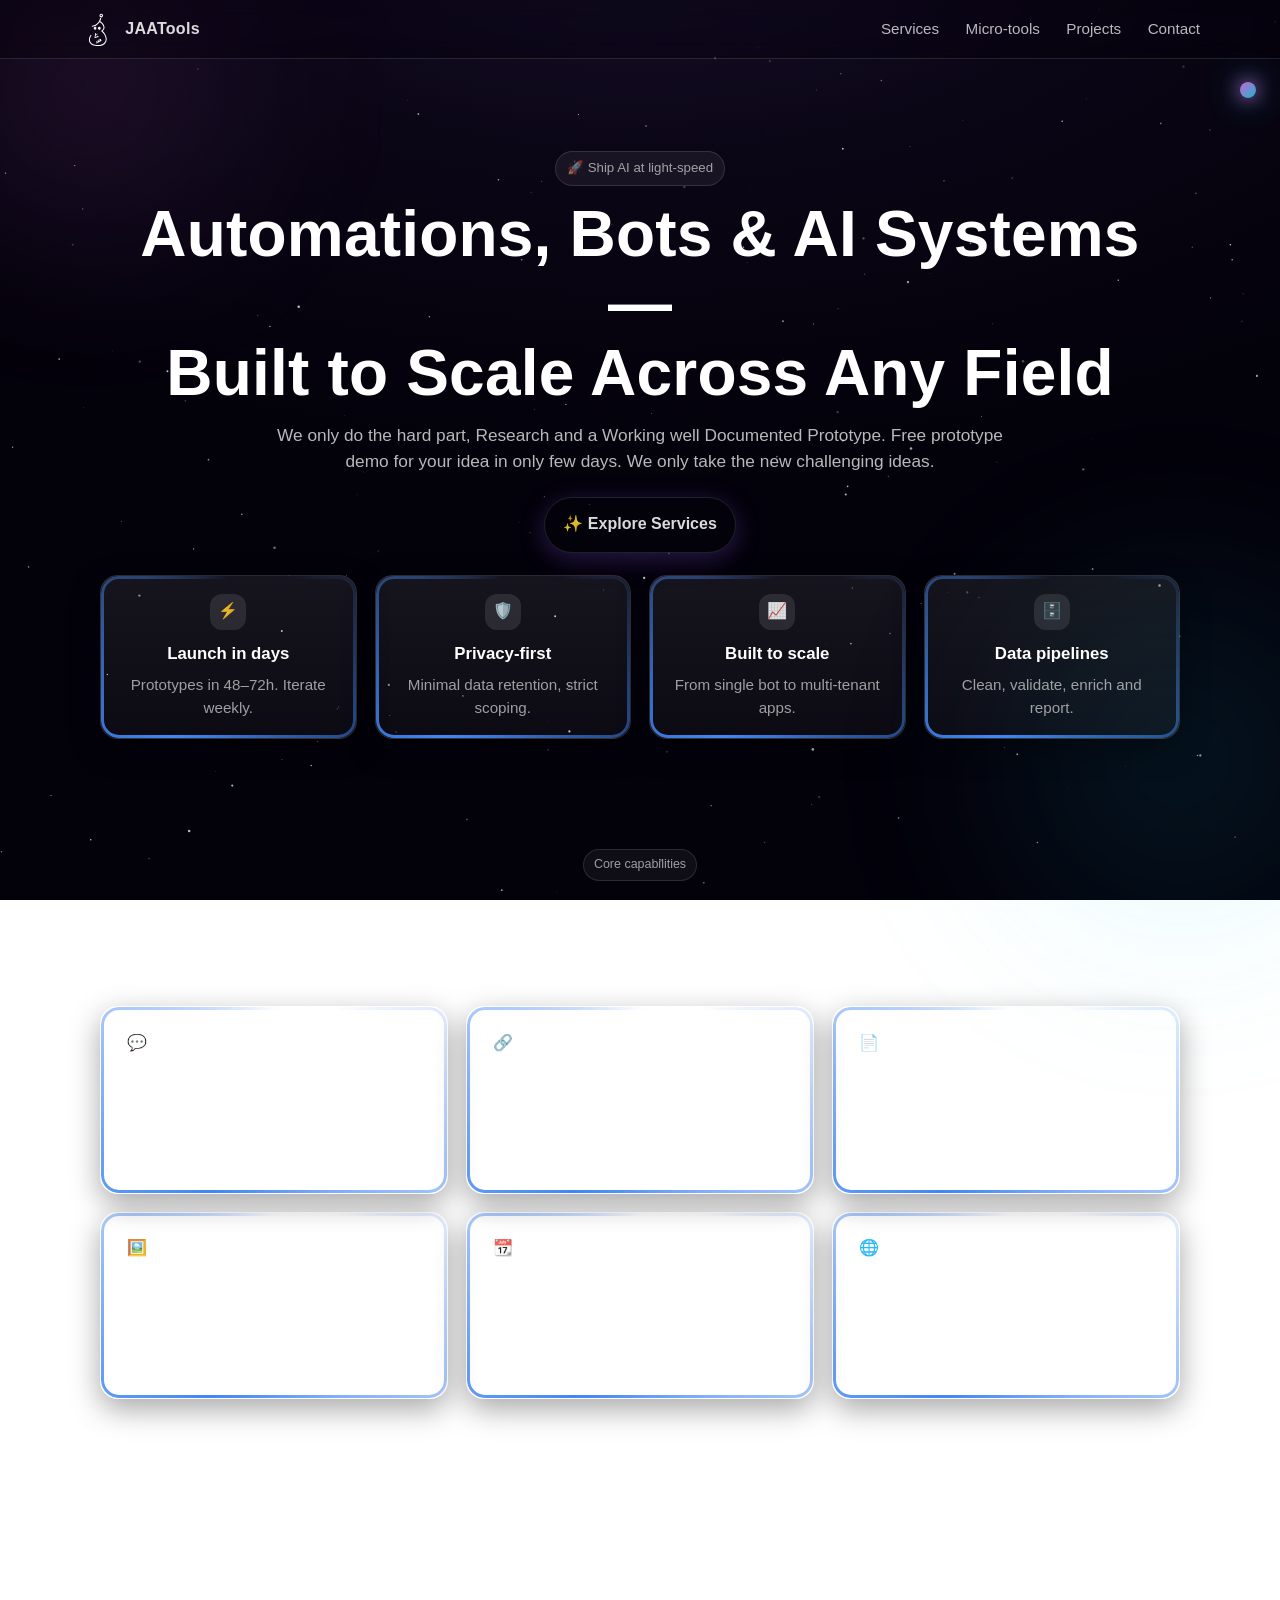
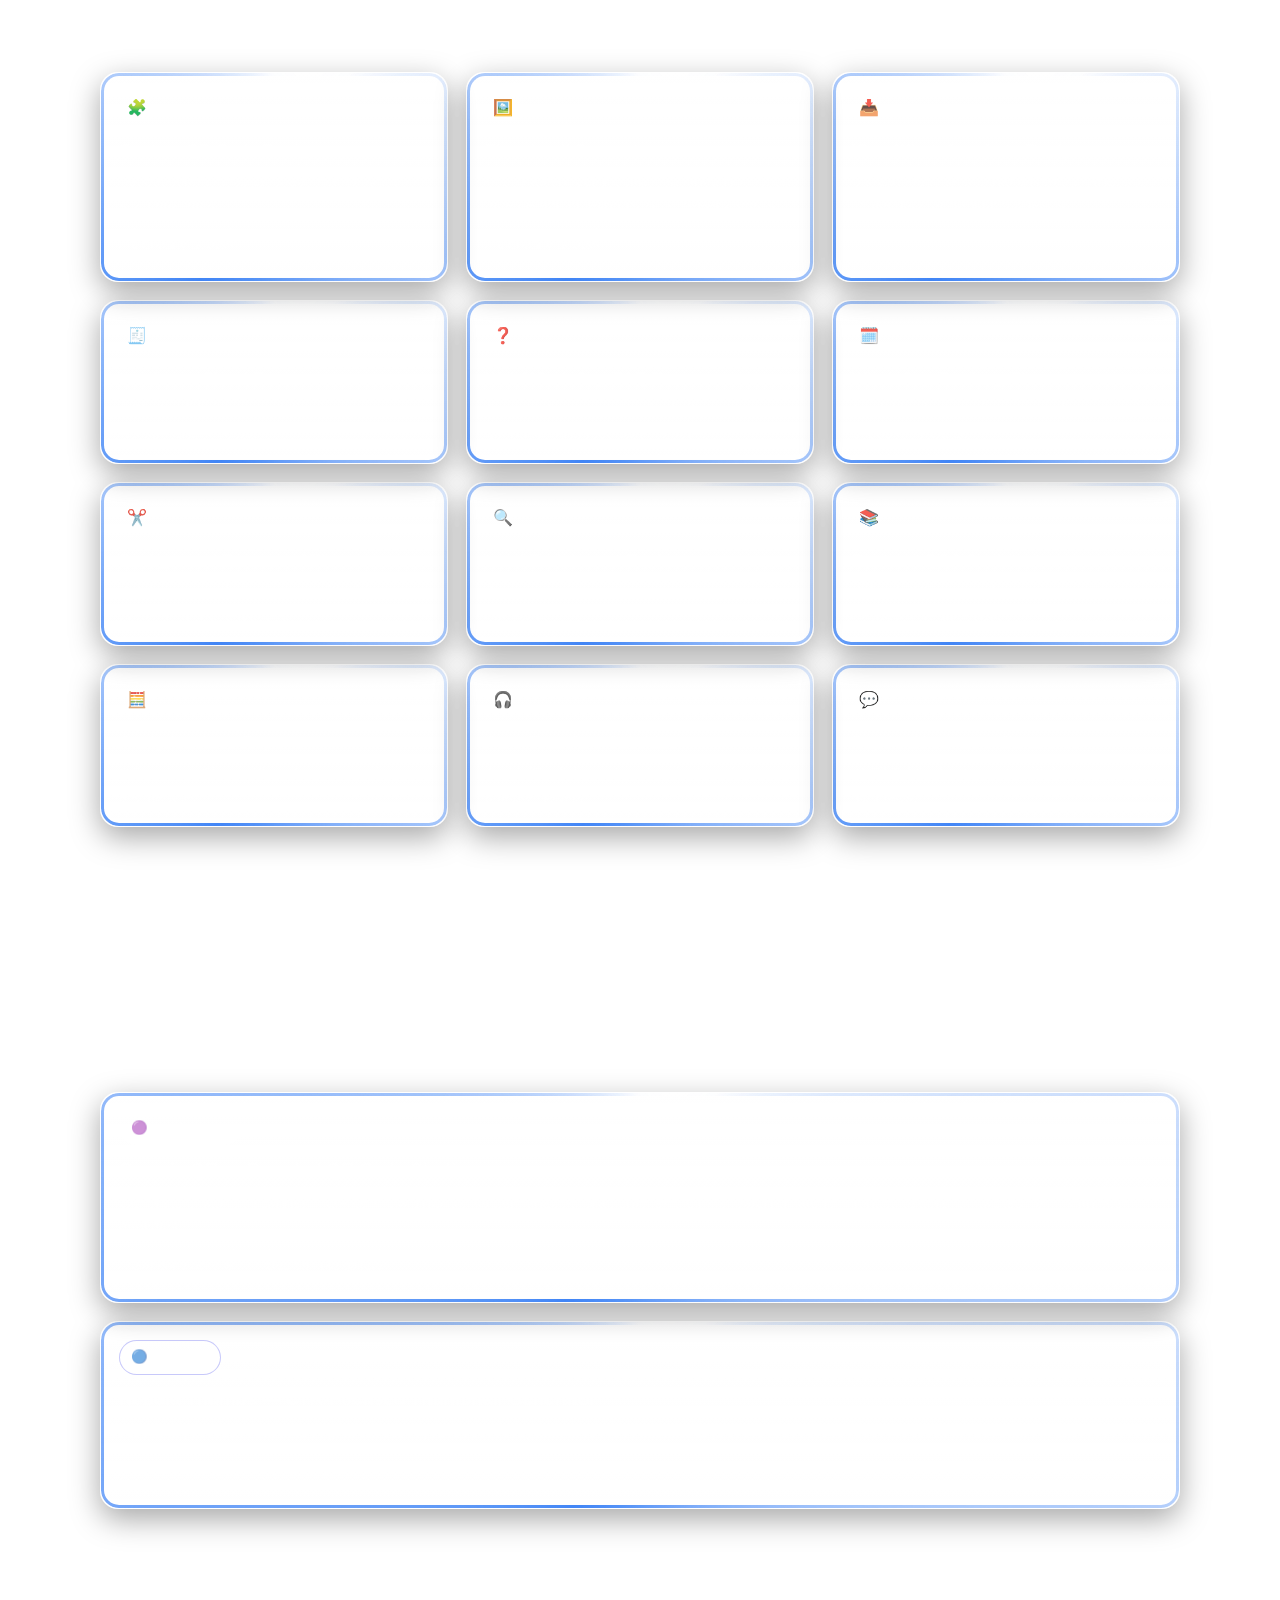
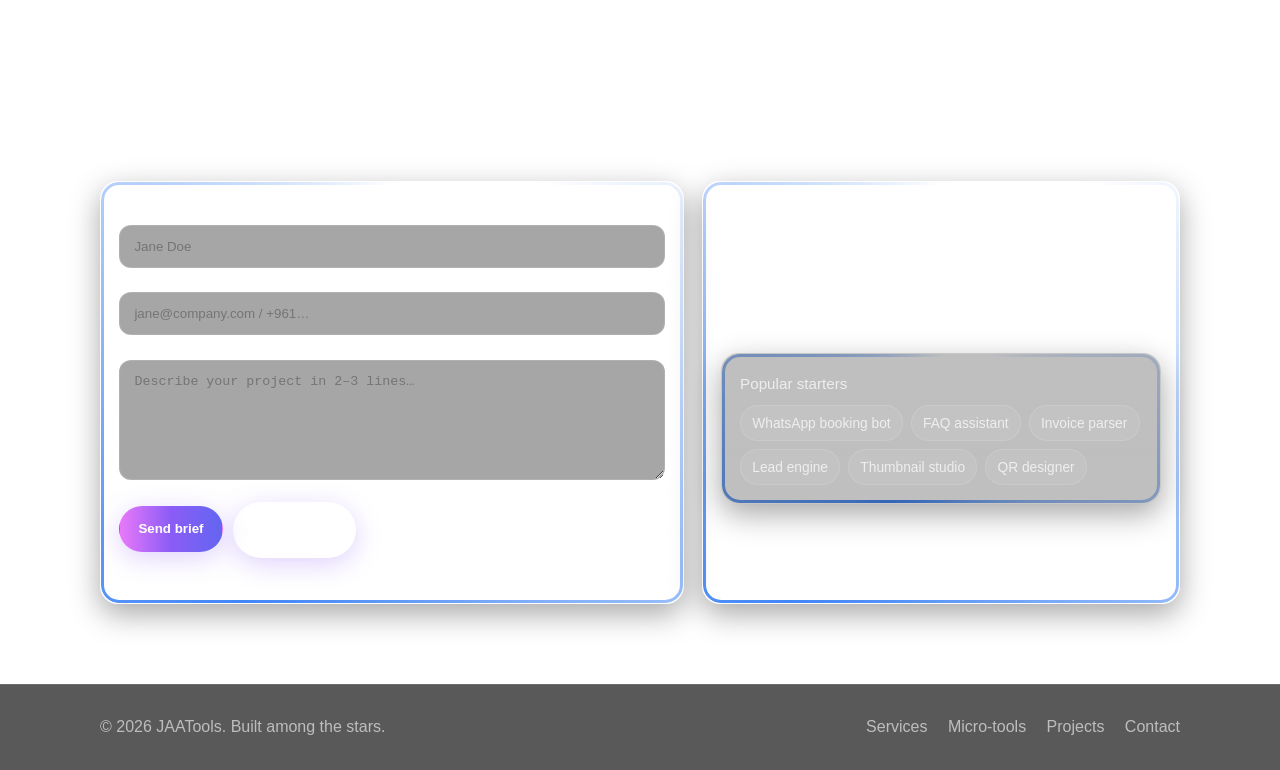
<file: index.html>
<!DOCTYPE html>
<html lang="en">
<head>
  <link rel="icon" type="image/svg+xml" href="jaatools_logo_bg.svg" />
  <!--
    JAATools — Space-Themed Landing (Static HTML)
    ------------------------------------------------
    1) Replace CONTACT_EMAIL and WHATSAPP_LINK below.
    2) Commit as index.html to GitHub Pages.
    3) In GitHub -> Settings -> Pages, add your custom domain jaa.tools and enforce HTTPS.

    Notes:
    - 100% self-contained (no external CSS/JS).
    - Sci-fi/space look with animated starfield & subtle glows.
    - Accessible contrast, keyboard focus, and reduced motion respect.
  -->
  <meta charset="utf-8" />
  <meta name="viewport" content="width=device-width, initial-scale=1" />
  <title>JAATools — Automations, Bots & AI Systems</title>
  <meta name="description" content="JAATools builds automations, chatbots, and AI systems that scale—WhatsApp flows, document AI, data pipelines, and subscription-based tools." />
  <meta name="theme-color" content="#0b0616" />
  <style>
  :root{
      --bg-0:#03010a;
      --bg-1:#0b0616;
      --bg-2:#1b1130;
      --ink-0:#ffffff;
      --ink-1:rgba(255,255,255,.86);
      --ink-2:rgba(255,255,255,.72);
      --ink-3:rgba(255,255,255,.6);
      --line:rgba(255,255,255,.12);
      --chip:rgba(255,255,255,.06);
      --fuchsia:#e879f9;
      --violet:#8b5cf6;
      --indigo:#6366f1;
      --cyan:#22d3ee;
      --glow-fuchsia:rgba(232,121,249,.28);
      --glow-cyan:rgba(34,211,238,.25);
      --radius-1:14px;
      --radius-2:18px;
      --shadow:0 10px 30px rgba(0,0,0,.35);
      --font:-apple-system,BlinkMacSystemFont,"Segoe UI",Roboto,Ubuntu,"Helvetica Neue",Arial,"Noto Sans",sans-serif,"Apple Color Emoji","Segoe UI Emoji";
    }
    
  *{box-sizing:border-box}
  html, body { max-width: 100vw; overflow-x: hidden; }
  html, body {
  overflow-y: scroll; /* keeps layout stable */
  scrollbar-width: none; /* Firefox */
}

html::-webkit-scrollbar {
  display: none; /* Chrome, Safari, Edge */
}
  /* Hide vertical scrollbar */
  body {
    scrollbar-width: none; /* Firefox */
    -ms-overflow-style: none; /* IE 10+ */
  }
  body::-webkit-scrollbar {
    display: none; /* Chrome/Safari/Webkit */
  }

  /* Dot scroll indicator */
  .scroll-dot {
    position: fixed;
    right: 24px;
    top: 50%;
    transform: translateY(-50%);
    z-index: 9999;
    width: 16px;
    height: 16px;
    border-radius: 50%;
    background: linear-gradient(135deg, var(--fuchsia), var(--cyan));
    box-shadow: 0 0 12px var(--fuchsia), 0 0 24px var(--cyan);
    opacity: 0.85;
    transition: top 0.2s cubic-bezier(.4,2,.6,1), box-shadow 0.2s;
    pointer-events: none;
  }
    html{scroll-behavior:smooth}
    body{
      margin:0;
      color:var(--ink-1);
      background: radial-gradient(1200px 600px at 50% -10%, var(--bg-2), var(--bg-1) 40%, var(--bg-0) 90%) fixed;
      font-family:var(--font);
      line-height:1.55;
      text-rendering:optimizeLegibility;
      -webkit-font-smoothing:antialiased;
    }
    a{color:var(--ink-1);text-decoration:none}
    a:hover{color:var(--ink-0)}
    .container{max-width:1120px;margin:0 auto;padding:0 20px}
    .btn{
      display:inline-flex;align-items:center;gap:.5rem;
      padding:.9rem 1.15rem;border-radius:999px;border:1px solid transparent;
      background:linear-gradient(90deg,var(--fuchsia),var(--violet),var(--indigo));
      color:#fff;font-weight:600;box-shadow:0 6px 26px rgba(139,92,246,.28);
      transition:transform .2s ease,opacity .2s ease, box-shadow .2s ease;
      will-change:transform;
    }
    .btn:hover{transform:translateY(-1px);box-shadow:0 8px 34px rgba(139,92,246,.4)}
    .btn.ghost{
      background:transparent;border-color:var(--line);color:var(--ink-1)
    }
    header{
      position:sticky;top:0;z-index:40;
      backdrop-filter:saturate(130%) blur(10px);
      background:rgba(0,0,0,.35);
      border-bottom:1px solid var(--line);
    }
    .nav{
      display:flex;align-items:center;justify-content:space-between;
      padding:12px 0;
    }
    .brand{
      display:inline-flex;align-items:center;gap:.7rem;font-weight:700;letter-spacing:.3px
    }
    .dot{
      position:relative;width:34px;height:34px;border-radius:50%;
      background:conic-gradient(from 210deg, var(--indigo), var(--fuchsia), var(--cyan));
      box-shadow:0 0 32px rgba(139,92,246,.35), inset 0 0 18px rgba(255,255,255,.15);
    }
    .dot::after{
      content:"";position:absolute;inset:0;border-radius:inherit;
      background:radial-gradient(circle at 30% 30%, rgba(255,255,255,.6), rgba(255,255,255,0) 40%);
      animation:ping 2.2s infinite ease-in-out;
    }
    @keyframes ping{0%{transform:scale(.98);opacity:.7}70%{transform:scale(1.08);opacity:.1}100%{transform:scale(.98);opacity:.7}}
    nav a{font-size:.95rem;color:var(--ink-2);margin-left:22px}
    nav a:hover{color:#fff}
    .mobile-toggle{display:none}
    @media (max-width:860px){
      nav{display:none}
      .mobile-toggle{display:inline-flex;gap:8px;align-items:center;color:var(--ink-2);border:1px solid var(--line);padding:.55rem .8rem;border-radius:999px}
      .mobile-menu{display:none;position:absolute;left:20px;right:20px;top:64px;border:1px solid var(--line);background:rgba(9,6,22,.9);backdrop-filter:blur(10px);border-radius:14px;padding:10px}
      .mobile-menu a{display:block;padding:10px 12px;color:var(--ink-2)}
      .mobile-menu a:hover{color:#fff;background:rgba(255,255,255,.05);border-radius:12px}
      .mobile-open .mobile-menu{display:block}
    }

    /* Starfield canvas */
    #stars{position:fixed;inset:0;z-index:-1}
    .glow{
      position:absolute;filter:blur(90px);opacity:.55;pointer-events:none;z-index:0
    }
    .glow.fuchsia{background:radial-gradient(closest-side, var(--glow-fuchsia), transparent);width:420px;height:420px;top:-120px;left:-120px}
    .glow.cyan{background:radial-gradient(closest-side, var(--glow-cyan), transparent);width:520px;height:520px;right:-160px;bottom:-120px}

    /* Hero */
    .hero{position:relative;padding:92px 0 40px}
    .chip{
      display:inline-flex;align-items:center;gap:.5rem;
      border:1px solid var(--line);background:rgba(255,255,255,.06);
      padding:.4rem .7rem;border-radius:999px;color:var(--ink-3);font-size:.83rem
    }
    h1{
      margin:14px 0 0;color:#fff;font-size:44px;line-height:1.08;letter-spacing:.2px
    }
    @media (min-width:900px){h1{font-size:64px}}
    .lead{max-width:760px;margin:14px auto 0;color:var(--ink-2);font-size:1.08rem}
    .hero-actions{display:flex;gap:12px;flex-wrap:wrap;margin-top:22px;justify-content:center}

    /* Grids */
    .grid{display:grid;gap:18px}
    .cards-4{grid-template-columns:repeat(1,1fr)}
    .cards-3{grid-template-columns:repeat(1,1fr)}
    @media (min-width:720px){.cards-4{grid-template-columns:repeat(2,1fr)}.cards-3{grid-template-columns:repeat(2,1fr)}}
    @media (min-width:1000px){.cards-4{grid-template-columns:repeat(4,1fr)}.cards-3{grid-template-columns:repeat(3,1fr)}}

    .card{
      border:1px solid var(--line);
      background:linear-gradient(180deg, rgba(255,255,255,.08), rgba(255,255,255,.04));
      border-radius:var(--radius-2);padding:18px;box-shadow:var(--shadow);
      position: relative;
    }
    @property --angle{
    syntax: "<angle>";
    initial-value: 0deg;
    inherits:false;
}


.card::after, .card::before {
  content: '';
  position: absolute;
  inset: 0;
  z-index: -1;
  border-radius: var(--radius-2);
  animation: 3s spin linear infinite;
  pointer-events: none;
  padding: 0;
  background: none;
  /* Border effect only */
  mask:
    linear-gradient(#fff 0 0) content-box, /* inner */
    linear-gradient(#fff 0 0) border-box;  /* border */
  -webkit-mask:
    linear-gradient(#fff 0 0) content-box, /* inner */
    linear-gradient(#fff 0 0) border-box;  /* border */
  mask-composite: exclude;
  -webkit-mask-composite: xor;
}

.card::after {
  border: 3px solid transparent;
  background: conic-gradient(from var(--angle), transparent 10%, #3b82f6 60%, transparent 100%) border-box;
}

.card::before {
  border: 3px solid transparent;
  background: conic-gradient(from var(--angle), transparent 10%, #3b82f6 60%, transparent 100%) border-box;
  filter: blur(1.5rem);
  opacity: 0.5;
}

.card::before {
  filter: blur(1.5rem);
  opacity: 0.5;
}

@keyframes spin {
    from {
        --angle: 0deg;
    }
    to {
        --angle: 360deg;
    }
}
    .card h3{margin:.2rem 0;color:#fff;font-size:1.05rem}
    .card p{margin:.35rem 0 0;color:var(--ink-3);font-size:.95rem}
    .icon{
      width:36px;height:36px;border-radius:12px;
      display:inline-flex;align-items:center;justify-content:center;
      background:rgba(255,255,255,.1);margin-bottom:8px
    }
    .section{position:relative;padding:70px 0}
    .section-title{text-align:center;margin-bottom:10px}
    .eyebrow{
      display:inline-flex;align-items:center;gap:.45rem;color:var(--ink-3);
      border:1px solid var(--line);background:rgba(255,255,255,.05);
      padding:.35rem .65rem;border-radius:999px;font-size:.78rem
    }
    .subtitle{max-width:820px;margin:10px auto 0;text-align:center;color:var(--ink-2)}
    .chips{display:flex;flex-wrap:wrap;gap:8px;margin-top:10px}
    .chip-pill{border:1px solid var(--line);background:var(--chip);padding:.4rem .7rem;border-radius:999px;color:var(--ink-2);font-size:.86rem}

    /* Contact */
    .contact-grid{display:grid;gap:18px}
    @media (min-width:940px){.contact-grid{grid-template-columns:1.1fr .9fr}}
    .input,.textarea{
      width:100%;background:rgba(0,0,0,.35);border:1px solid var(--line);
      color:#fff;padding:.8rem .9rem;border-radius:12px;outline:none
    }
    .textarea{min-height:120px;resize:vertical}
    .note{font-size:.9rem;color:var(--ink-3);margin-top:6px}

    footer{border-top:1px solid var(--line);padding:30px 0;background:rgba(0,0,0,.65)}
    .ft{display:flex;gap:18px;flex-wrap:wrap;align-items:center;justify-content:space-between;color:var(--ink-3)}
    .links a{color:var(--ink-3);margin-left:16px}
    .links a:hover{color:#fff}

    /* Reduced motion */
    @media (prefers-reduced-motion:reduce){
      html{scroll-behavior:auto}
      .dot::after{animation:none}
    }
    /* Focus */
    :focus-visible{outline:2px solid var(--cyan);outline-offset:2px;border-radius:10px}
    /* Selection */
    ::selection{background:rgba(232,121,249,.35)}
  </style>
</head>
<body>
  <div class="scroll-dot" id="scrollDot" aria-hidden="true"></div>
  <script>
    // ===== Replace these with your details =====
    const CONTACT_EMAIL = "contact@jaa.tools";
    const WHATSAPP_LINK = "https://wa.me/0000000000"; // e.g., https://wa.me/961XXXXXXXX
    // ===========================================
  </script>

  <!-- Background starfield canvas + glows -->
  <canvas id="stars" aria-hidden="true"></canvas>
  <div class="glow fuchsia"></div>
  <div class="glow cyan"></div>

  <!-- Header -->
  <header>
    <div class="container nav">
      <a href="#top" class="brand">
  <img src="jaatools_logo.svg" alt="JAATools logo" style="width:34px;height:34px;object-fit:contain;filter:invert(1) brightness(1000%);" aria-hidden="true" />
        <span>JAATools</span>
      </a>
      <nav aria-label="Primary">
        <a href="#services">Services</a>
        <a href="#microtools">Micro-tools</a>
        <a href="#projects">Projects</a>
        <a href="#contact">Contact</a>
        <!-- <a id="waTop" class="btn" href="#" target="_blank" rel="noopener">💬 WhatsApp Demo</a> -->
      </nav>
      <!-- <button class="mobile-toggle" id="mobileToggle" aria-expanded="false" aria-controls="mobileMenu">Menu ▾</button> -->
    <!-- </div>
    <div class="container mobile-menu" id="mobileMenu">
      <a href="#top" class="brand">
  <img src="jaatools_logo.svg" alt="JAATools logo" style="width:34px;height:34px;object-fit:contain;filter:invert(1) brightness(1000%);" aria-hidden="true" />
        <span>JAATools</span>
      </a>
      <nav aria-label="Primary">
        <a href="#services">Services</a>
        <a href="#microtools">Micro-tools</a>
        <a href="#projects">Projects</a>
        <a href="#contact">Contact</a>
        <a id="waTop" class="btn" href="#" target="_blank" rel="noopener">💬 WhatsApp Demo</a>
      </nav>
      <button class="mobile-toggle" id="mobileToggle" aria-expanded="false" aria-controls="mobileMenu">Menu ▾</button>
    </div> -->
    <!-- <div class="container mobile-menu" id="mobileMenu" role="dialog" aria-modal="true" aria-label="Mobile menu">
      <a href="#services">Services</a>
      <a href="#microtools">Micro-tools</a>
      <a href="#projects">Projects</a>
      <a href="#contact">Contact</a>
      <a id="waTopM" href="#" class="btn" target="_blank" rel="noopener">WhatsApp Demo</a>
    --></div>
  </header>

  <!-- Hero -->
  <main id="top" class="hero">
    <div class="container" style="text-align:center">
      <span class="chip">🚀 Ship AI at light-speed</span>
      <h1>Automations, Bots & AI Systems —<br/>Built to Scale Across Any Field</h1>
      <p class="lead">
        We only do the hard part, Research and a Working well Documented Prototype. 
        Free prototype demo for your idea in only few days. 
        We only take the new challenging ideas.
      </p>
      <div class="hero-actions">
        <!-- <a id="waHero" class="btn" href="#" target="_blank" rel="noopener">🤖 Get a WhatsApp Demo</a> -->
        <a class="btn ghost" href="#services">✨ Explore Services</a>
      </div>

      <!-- Quick highlights -->
      <div class="grid cards-4" style="margin-top:22px">
        <div class="card"><div class="icon">⚡</div><h3>Launch in days</h3><p>Prototypes in 48–72h. Iterate weekly.</p></div>
        <div class="card"><div class="icon">🛡️</div><h3>Privacy-first</h3><p>Minimal data retention, strict scoping.</p></div>
        <div class="card"><div class="icon">📈</div><h3>Built to scale</h3><p>From single bot to multi-tenant apps.</p></div>
        <div class="card"><div class="icon">🗄️</div><h3>Data pipelines</h3><p>Clean, validate, enrich and report.</p></div>
      </div>
    </div>
  </main>

  <!-- Services -->
  <section id="services" class="section">
    <div class="container">
      <div class="section-title">
        <span class="eyebrow">Core capabilities</span>
        <h2 style="margin:10px 0 0;color:#fff">Everything AI: strategy → build → operate</h2>
        <p class="subtitle">We don’t just hand over a model; we own the outcome. From WhatsApp automations to LLM apps, from document AI to analytics — we make it real.</p>
      </div>

      <div class="grid cards-3" style="margin-top:18px">
        <div class="card">
          <div class="icon">💬</div>
          <h3>Chatbots & Assistants</h3>
          <p>WhatsApp, web, Instagram DMs. Sales, support, booking, product guides, knowledge bases — bilingual by default.</p>
        </div>
        <div class="card">
          <div class="icon">🔗</div>
          <h3>Automations & Integrations</h3>
          <p>Zapier/Make, custom APIs, Google Workspace, CRMs. Turn manual tasks into background systems that never forget.</p>
        </div>
        <div class="card">
          <div class="icon">📄</div>
          <h3>Document AI</h3>
          <p>OCR, invoice → sheet, contract Q&A, PDF form-fillers, compliance checks.</p>
        </div>
        <div class="card">
          <div class="icon">🖼️</div>
          <h3>Vision & Media</h3>
          <p>Thumbnail/caption generators, background removal, product tagging, video clipping & subtitles.</p>
        </div>
        <div class="card">
          <div class="icon">📆</div>
          <h3>Scheduling & Booking</h3>
          <p>End-to-end scheduling in WhatsApp and web. Reminders, deposits, COD support, staff dashboards.</p>
        </div>
        <div class="card">
          <div class="icon">🌐</div>
          <h3>Multilingual & Localization</h3>
          <p>Arabic/English content, translation pipelines, locale-aware experiences for MENA.</p>
        </div>
      </div>
    </div>
  </section>

  <!-- Micro Tools -->
  <section id="microtools" class="section">
    <div class="container">
      <div class="section-title">
        <span class="eyebrow">Fast, feasible & scalable</span>
        <h2 style="margin:10px 0 0;color:#fff">Our Micro-Tools Library</h2>
        <p class="subtitle">Prebuilt scripts we can brand and deploy for multiple clients in days. Pick a tool, we customize + ship.</p>
      </div>

      <div class="grid cards-3" style="margin-top:18px">
        <div class="card">
          <div class="icon">🧩</div>
          <h3>Custom QR Code Designer</h3>
          <p>Logos, colors, shapes, gradients, UTMs & scan analytics.</p>
          <div class="chips"><span class="chip-pill">Get early access</span></div>
        </div>
        <div class="card">
          <div class="icon">🖼️</div>
          <h3>Thumbnail Generator</h3>
          <p>Brand-aware composition, contrast heuristics, face detection, exports for YT/Reels/Shorts.</p>
          <div class="chips"><span class="chip-pill">Get early access</span></div>
        </div>
        <div class="card">
          <div class="icon">📥</div>
          <h3>IG → WhatsApp Auto-Reply</h3>
          <p>DM auto-responses that drive to a WhatsApp intake flow for bookings & leads.</p>
        </div>
        <div class="card">
          <div class="icon">🧾</div>
          <h3>Invoice → Sheet Parser</h3>
          <p>OCR + validation to push line items into Google Sheets/CSV.</p>
        </div>
        <div class="card">
          <div class="icon">❓</div>
          <h3>Web/WhatsApp FAQ Bot</h3>
          <p>Answers from your docs/website with guardrails and feedback capture.</p>
        </div>
        <div class="card">
          <div class="icon">🗓️</div>
          <h3>WhatsApp Booking Flow</h3>
          <p>Available slots, reminders, no-show reduction, deposits or COD.</p>
        </div>
        <div class="card">
          <div class="icon">✂️</div>
          <h3>Background Remover API</h3>
          <p>Batch product photo cleanup with sizing presets for marketplaces.</p>
        </div>
        <div class="card">
          <div class="icon">🔍</div>
          <h3>Lead Enrichment Engine</h3>
          <p>Scrape, verify, dedupe, and score—ready for outreach.</p>
        </div>
        <div class="card">
          <div class="icon">📚</div>
          <h3>Contract Q&A Assistant</h3>
          <p>Upload PDFs and ask questions—cites clauses to reduce risk.</p>
        </div>
        <div class="card">
          <div class="icon">🧮</div>
          <h3>Analytics Auto-Reports</h3>
          <p>GSheets → Slides/WhatsApp summaries on a schedule.</p>
        </div>
        <div class="card">
          <div class="icon">🎧</div>
          <h3>Auto-Translate Subtitles</h3>
          <p>Arabic/English captions in minutes with speaker labels.</p>
        </div>
        <div class="card">
          <div class="icon">💬</div>
          <h3>Caption/Comment Generator</h3>
          <p>IG/TikTok/LinkedIn posts with brand voice + hashtags.</p>
        </div>
      </div>
    </div>
  </section>

  <!-- Projects -->
  <section id="projects" class="section">
    <div class="container">
      <div class="section-title">
        <span class="eyebrow">Launchpad</span>
        <h2 style="margin:10px 0 0;color:#fff">Featured Projects</h2>
        <p class="subtitle">Fast-moving builds we’re deploying for early partners.</p>
      </div>

      <div class="grid cards-2" style="display:grid;gap:18px;grid-template-columns:repeat(1,1fr)">
        <div class="card">
          <div class="chip">🟣 Coming soon</div>
          <h3 style="margin-top:10px;color:#fff;font-size:1.15rem">Cosmic QR — Branded QR Code Studio</h3>
          <p style="margin-top:6px;color:var(--ink-3)">Generate beautiful, scannable QR codes with logos, custom shapes, gradients, and UTMs. Batch create for menus, posters, or packaging — with scan analytics.</p>
          <div class="chips" style="margin-top:10px">
            <a class="chip-pill" href="#contact">Get early access</a>
            <span class="chip-pill">See sample gallery</span>
          </div>
        </div>
        <div class="card">
          <div class="chip" style="border-color:rgba(99,102,241,.35)">🔵 Prototype</div>
          <h3 style="margin-top:10px;color:#fff;font-size:1.15rem">Nebula Thumbs — CTR-Focused Thumbnail Generator</h3>
          <p style="margin-top:6px;color:var(--ink-3)">Auto-compose thumbnails using brand colors, face detection, and contrast heuristics. Export presets for YouTube, Reels, and Shorts in one click.</p>
          <div class="chips" style="margin-top:10px">
            <a class="chip-pill" href="#contact">Become a pilot user</a>
            <span class="chip-pill">View demo</span>
          </div>
        </div>
      </div>
    </div>
  </section>

  <!-- Contact -->
  <section id="contact" class="section" style="padding-bottom:80px">
    <div class="container">
      <div class="section-title">
        <span class="eyebrow">Talk to us</span>
        <h2 style="margin:10px 0 0;color:#fff">Book a demo or drop your brief</h2>
        <p class="subtitle">We’ll respond within one business day with options, timelines, and a fixed quote.</p>
      </div>

      <div class="contact-grid" style="margin-top:18px">
        <form class="card" onsubmit="return sendBrief(event)">
          <label>Name</label>
          <input class="input" type="text" name="name" placeholder="Jane Doe" required />
          <label style="margin-top:10px">Email / WhatsApp</label>
          <input class="input" type="text" name="contact" placeholder="jane@company.com / +961…" required />
          <label style="margin-top:10px">What do you need?</label>
          <textarea class="textarea" name="message" placeholder="Describe your project in 2–3 lines…" required></textarea>
          <!-- <div class="chips" style="margin-top:6px">
            <label><input type="checkbox" name="wa" /> <span style="margin-left:6px;color:var(--ink-2)">WhatsApp follow-up</span></label>
            <label style="margin-left:10px"><input type="checkbox" name="nda" /> <span style="margin-left:6px;color:var(--ink-2)">NDA required</span></label>
          </div> -->
          <div style="display:flex;gap:10px;align-items:center;margin-top:14px">
            <button class="btn" type="submit">Send brief</button>
            <a class="btn ghost" id="emailLink" href="#">or email us</a>
          </div>
          <div class="note">No spam. We’ll only use your info to reply to your request.</div>
        </form>

        <div class="card">
          <h3 style="color:#fff">How we work</h3>
          <ul style="margin:10px 0 0;padding-left:18px;color:var(--ink-2)">
            <li>Scoping call — 20 minutes to align on outcomes.</li>
            <li>Prototype in days — quick demo on your data/brand.</li>
            <li>We only do the hard part, Research and a Working well Documented Prototype</li>
          </ul>

          <div class="card" style="margin-top:14px;background:rgba(0,0,0,.25)">
            <div style="color:var(--ink-2);font-size:.95rem;margin-bottom:8px">Popular starters</div>
            <div class="chips">
              <span class="chip-pill">WhatsApp booking bot</span>
              <span class="chip-pill">FAQ assistant</span>
              <span class="chip-pill">Invoice parser</span>
              <span class="chip-pill">Lead engine</span>
              <span class="chip-pill">Thumbnail studio</span>
              <span class="chip-pill">QR designer</span>
            </div>
          </div>

          <!-- <div class="note" style="margin-top:10px">
            Prefer chat? <a id="waContact" href="#" target="_blank" rel="noopener" style="text-decoration:underline">Ping us on WhatsApp</a>
          </div> -->
        </div>
      </div>
    </div>
  </section>

  <!-- Footer -->
  <footer>
    <div class="container ft">
      <div>© <span id="year"></span> JAATools. Built among the stars.</div>
      <div class="links" role="navigation" aria-label="Footer">
        <a href="#services">Services</a>
        <a href="#microtools">Micro-tools</a>
        <a href="#projects">Projects</a>
        <a id="emailLink2" href="#">Contact</a>
      </div>
    </div>
  </footer>

  <script>
    // Minimal JS: stars, links, mobile nav, and mailto
    (function(){
      // Year
      document.getElementById('year').textContent = new Date().getFullYear();

      // Link wiring
      const wa = WHATSAPP_LINK;
      ['waTop','waTopM','waHero','waContact'].forEach(id=>{
        const el=document.getElementById(id); if(el){el.href=wa;}
      });
      const emailHref = "mailto:"+CONTACT_EMAIL+"?subject=Project%20inquiry%20from%20JAATools";
      ['emailLink','emailLink2'].forEach(id=>{
        const el=document.getElementById(id); if(el){el.href=emailHref;}
      });

      // Mobile menu
      const toggle=document.getElementById('mobileToggle');
      const menu=document.getElementById('mobileMenu');
      if(toggle&&menu){
        toggle.addEventListener('click',()=>{
          const open=document.body.classList.toggle('mobile-open');
          toggle.setAttribute('aria-expanded', open ? 'true' : 'false');
        });
        menu.addEventListener('click',()=>{document.body.classList.remove('mobile-open'); toggle.setAttribute('aria-expanded','false');});
      }

      // Contact form -> email draft
      window.sendBrief = function(e){
        e.preventDefault();
        const f=e.target;
        const name=encodeURIComponent(f.name.value.trim());
        const contact=encodeURIComponent(f.contact.value.trim());
        const msg=encodeURIComponent(f.message.value.trim());
        const wa=f.wa.checked?'Yes':'No';
        const nda=f.nda.checked?'Yes':'No';
        const body = `Name: ${name}%0AContact: ${contact}%0AWhatsApp follow-up: ${wa}%0ANDA required: ${nda}%0A%0AProject:%0A${msg}`;
        window.location.href = `mailto:${CONTACT_EMAIL}?subject=Brief%20from%20${name}&body=${body}`;
        return false;
      }

      // Starfield (tiny + efficient)
      const c=document.getElementById('stars');
      const dpr = Math.min(window.devicePixelRatio||1, 2);
      const ctx=c.getContext('2d');
      let w,h,stars=[];
      function resize(){
        w=window.innerWidth; h=window.innerHeight;
        c.width=w*dpr; c.height=h*dpr; ctx.scale(dpr,dpr);
        stars = Array.from({length: Math.min(250, Math.floor(w*h/6000))}, ()=>({
          x: Math.random()*w,
          y: Math.random()*h,
          r: Math.random()*1.1+0.2,
          o: Math.random()*0.6+0.2,
          v: Math.random()*0.2+0.05
        }));
      }
      function draw(t){
        ctx.clearRect(0,0,w,h);
        ctx.fillStyle="#fff";
        for(const s of stars){
          s.o += (Math.random()-.5)*0.02;
          if(s.o<0.2) s.o=0.2; if(s.o>0.9) s.o=0.9;
          ctx.globalAlpha=s.o;
          ctx.beginPath(); ctx.arc(s.x,s.y,s.r,0,Math.PI*2); ctx.fill();
        }
        requestAnimationFrame(draw);
      }
      resize(); draw();
      window.addEventListener('resize', resize, {passive:true});
    // Dot scroll indicator
    const scrollDot = document.getElementById('scrollDot');
    function updateScrollDot() {
      const scrollY = window.scrollY || window.pageYOffset;
      const docH = document.documentElement.scrollHeight - window.innerHeight;
      const percent = docH > 0 ? scrollY / docH : 0;
      // Move dot vertically within 80% of viewport height
      const min = window.innerHeight * 0.1;
      const max = window.innerHeight * 0.9;
      const y = min + (max - min) * percent;
      scrollDot.style.top = y + 'px';
      // Optional: glow more at top/bottom
      if (percent < 0.05 || percent > 0.95) {
        scrollDot.style.boxShadow = '0 0 18px var(--fuchsia), 0 0 36px var(--cyan)';
      } else {
        scrollDot.style.boxShadow = '0 0 12px var(--fuchsia), 0 0 24px var(--cyan)';
      }
    }
    window.addEventListener('scroll', updateScrollDot, {passive:true});
    window.addEventListener('resize', updateScrollDot, {passive:true});
    updateScrollDot();
    })();
  </script>
</body>
</html>
</file>
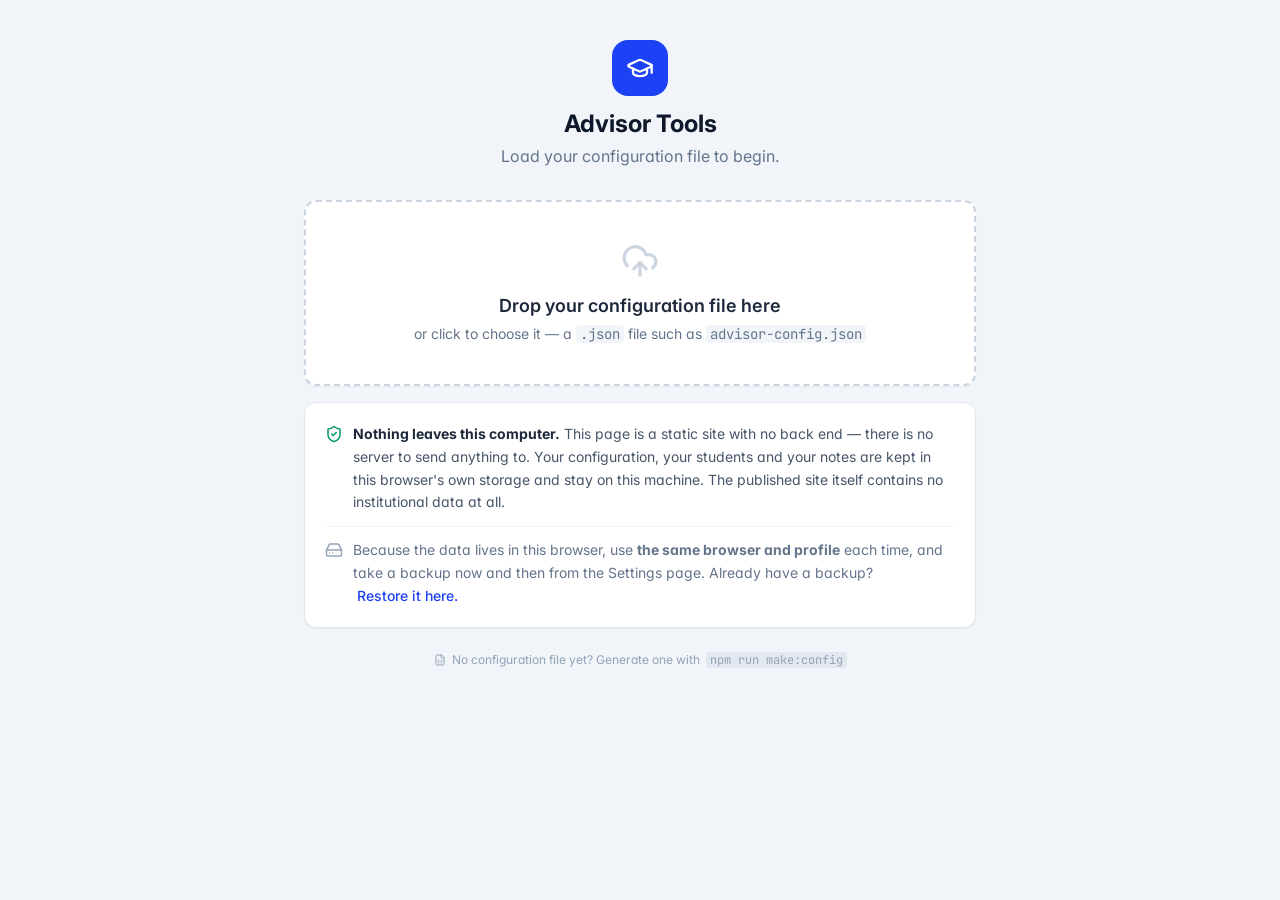
<file: advisor/index.html>
<!doctype html>
<html lang="en">
  <head>
    <meta charset="UTF-8" />
    <meta name="viewport" content="width=device-width, initial-scale=1.0" />
    <!-- Deliberately generic: the real name comes from the uploaded configuration. -->
    <title>Advisor Tools</title>
    <link rel="icon" type="image/svg+xml" href="../jaatools_logo_bg.svg" />
    <link rel="preconnect" href="https://fonts.googleapis.com" />
    <link rel="preconnect" href="https://fonts.gstatic.com" crossorigin />
    <link href="https://fonts.googleapis.com/css2?family=Inter:wght@400;500;600;700&family=JetBrains+Mono:wght@400;500&display=swap" rel="stylesheet" />
    <script type="module" crossorigin src="./assets/index-CD9mhw9H.js"></script>
    <link rel="stylesheet" crossorigin href="./assets/index-CYd1rmnx.css">
  </head>
  <body>
    <div id="root"></div>
  </body>
</html>
</file>
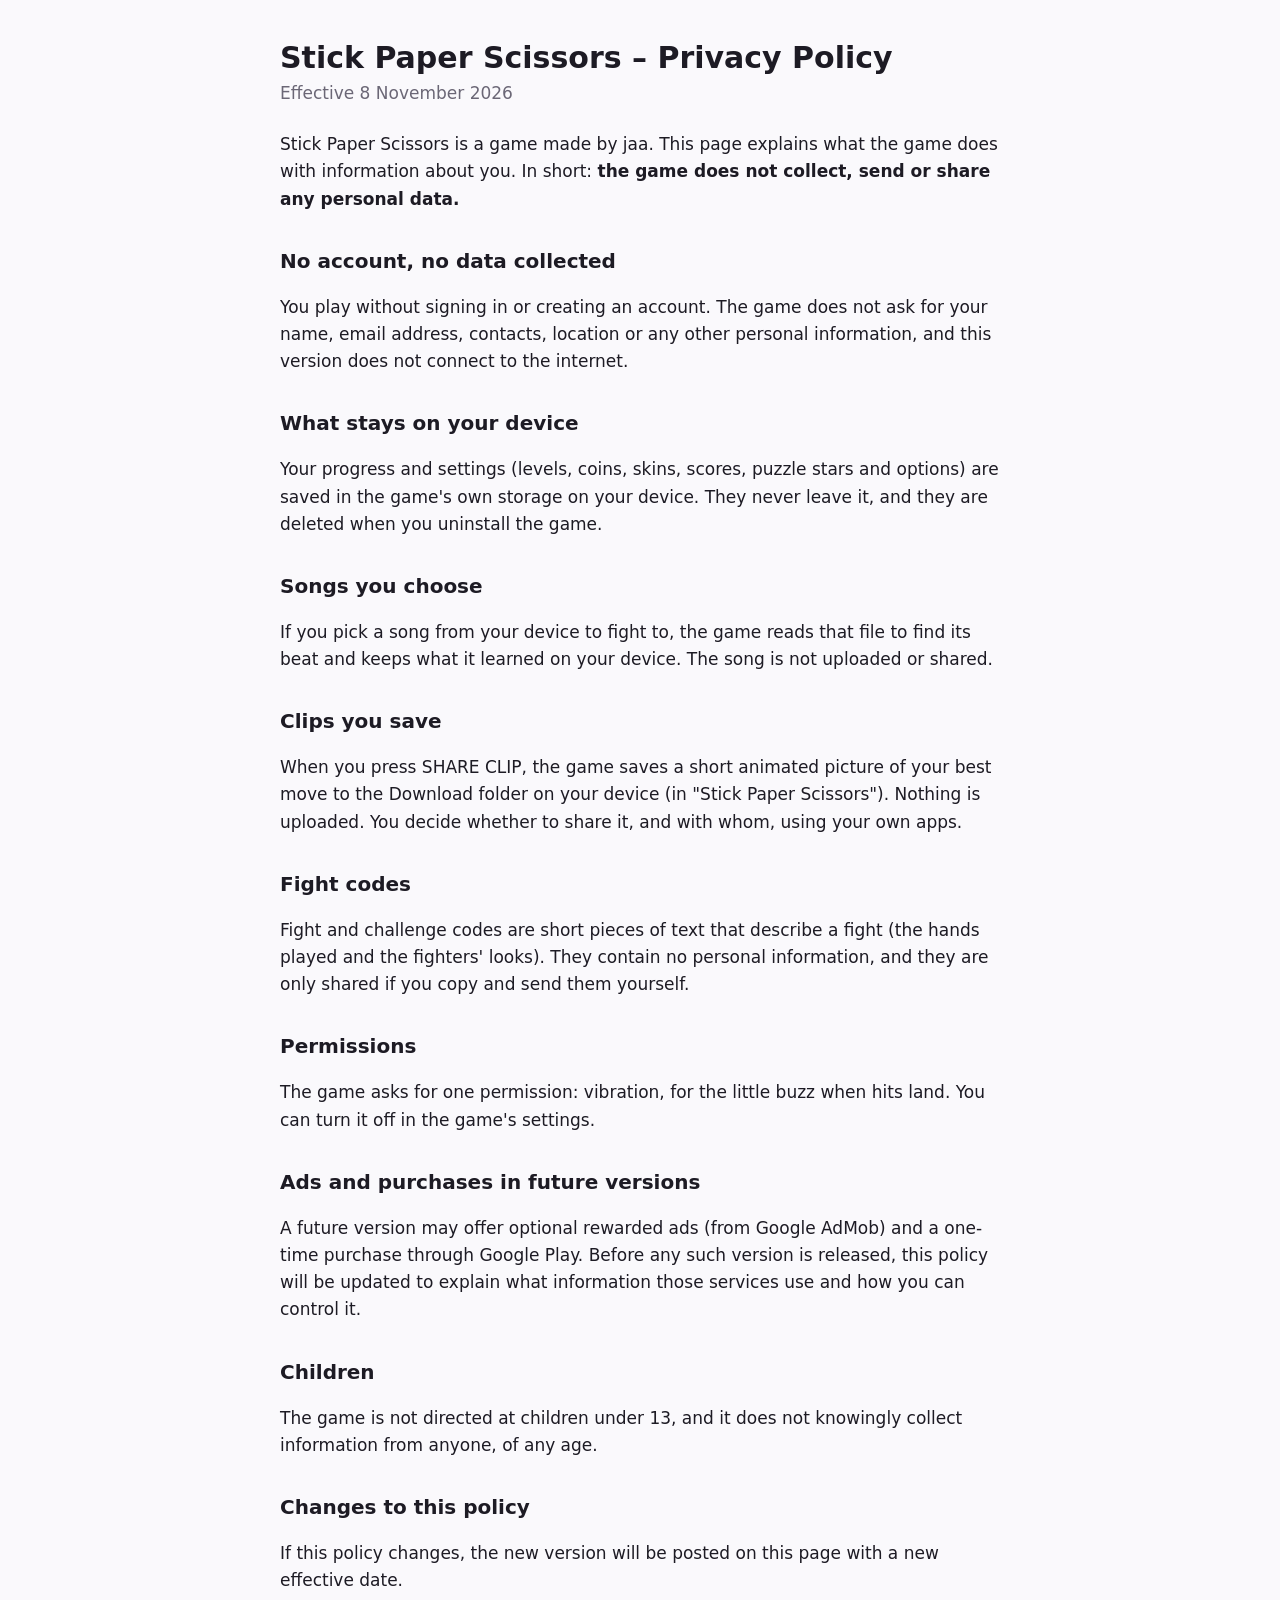
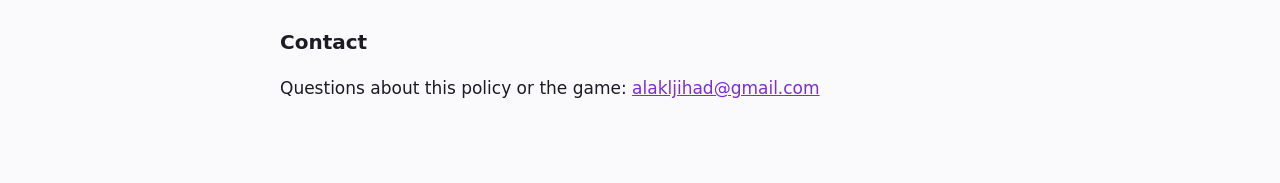
<file: games/stickpaperscissors/privacypolicy.html>
<!DOCTYPE html>
<html lang="en">
<head>
<meta charset="utf-8">
<meta name="viewport" content="width=device-width, initial-scale=1">
<title>Stick Paper Scissors – Privacy Policy</title>
<style>
  :root { color-scheme: light dark; }
  body { margin: 0; background: #faf9fc; color: #1d1b24; font: 17px/1.6 system-ui, -apple-system, "Segoe UI", Roboto, sans-serif; }
  main { max-width: 720px; margin: 0 auto; padding: 40px 20px 64px; }
  h1 { font-size: 30px; line-height: 1.2; margin: 0 0 4px; }
  h2 { font-size: 20px; margin: 32px 0 8px; }
  .date { color: #6b6776; margin: 0 0 24px; }
  a { color: #7a2fd6; }
  @media (prefers-color-scheme: dark) {
    body { background: #121018; color: #ece9f3; }
    .date { color: #a39fb0; }
    a { color: #c9a2ff; }
  }
</style>
</head>
<body>
<main>
<h1>Stick Paper Scissors – Privacy Policy</h1>
<p class="date">Effective 8 November 2026</p>

<p>Stick Paper Scissors is a game made by jaa. This page explains what the game does
with information about you. In short: <strong>the game does not collect, send or
share any personal data.</strong></p>

<h2>No account, no data collected</h2>
<p>You play without signing in or creating an account. The game does not ask for
your name, email address, contacts, location or any other personal information, and
this version does not connect to the internet.</p>

<h2>What stays on your device</h2>
<p>Your progress and settings (levels, coins, skins, scores, puzzle stars and
options) are saved in the game's own storage on your device. They never leave it,
and they are deleted when you uninstall the game.</p>

<h2>Songs you choose</h2>
<p>If you pick a song from your device to fight to, the game reads that file to find
its beat and keeps what it learned on your device. The song is not uploaded or
shared.</p>

<h2>Clips you save</h2>
<p>When you press SHARE CLIP, the game saves a short animated picture of your best
move to the Download folder on your device (in "Stick Paper Scissors"). Nothing is
uploaded. You decide whether to share it, and with whom, using your own apps.</p>

<h2>Fight codes</h2>
<p>Fight and challenge codes are short pieces of text that describe a fight (the hands
played and the fighters' looks). They contain no personal information, and they are
only shared if you copy and send them yourself.</p>

<h2>Permissions</h2>
<p>The game asks for one permission: vibration, for the little buzz when hits land.
You can turn it off in the game's settings.</p>

<h2>Ads and purchases in future versions</h2>
<p>A future version may offer optional rewarded ads (from Google AdMob) and a
one-time purchase through Google Play. Before any such version is released, this
policy will be updated to explain what information those services use and how you
can control it.</p>

<h2>Children</h2>
<p>The game is not directed at children under 13, and it does not knowingly collect
information from anyone, of any age.</p>

<h2>Changes to this policy</h2>
<p>If this policy changes, the new version will be posted on this page with a new
effective date.</p>

<h2>Contact</h2>
<p>Questions about this policy or the game: <a href="mailto:alakljihad@gmail.com">alakljihad@gmail.com</a></p>
</main>
</body>
</html>
</file>
<file: advisor/assets/index-CYd1rmnx.css>
.react-flow{direction:ltr}.react-flow__container{position:absolute;width:100%;height:100%;top:0;left:0}.react-flow__pane{z-index:1;cursor:grab}.react-flow__pane.selection{cursor:pointer}.react-flow__pane.dragging{cursor:grabbing}.react-flow__viewport{transform-origin:0 0;z-index:2;pointer-events:none}.react-flow__renderer{z-index:4}.react-flow__selection{z-index:6}.react-flow__nodesselection-rect:focus,.react-flow__nodesselection-rect:focus-visible{outline:none}.react-flow .react-flow__edges{pointer-events:none;overflow:visible}.react-flow__edge-path,.react-flow__connection-path{stroke:#b1b1b7;stroke-width:1;fill:none}.react-flow__edge{pointer-events:visibleStroke;cursor:pointer}.react-flow__edge.animated path{stroke-dasharray:5;animation:dashdraw .5s linear infinite}.react-flow__edge.animated path.react-flow__edge-interaction{stroke-dasharray:none;animation:none}.react-flow__edge.inactive{pointer-events:none}.react-flow__edge.selected,.react-flow__edge:focus,.react-flow__edge:focus-visible{outline:none}.react-flow__edge.selected .react-flow__edge-path,.react-flow__edge:focus .react-flow__edge-path,.react-flow__edge:focus-visible .react-flow__edge-path{stroke:#555}.react-flow__edge-textwrapper{pointer-events:all}.react-flow__edge-textbg{fill:#fff}.react-flow__edge .react-flow__edge-text{pointer-events:none;-webkit-user-select:none;-moz-user-select:none;user-select:none}.react-flow__connection{pointer-events:none}.react-flow__connection .animated{stroke-dasharray:5;animation:dashdraw .5s linear infinite}.react-flow__connectionline{z-index:1001}.react-flow__nodes{pointer-events:none;transform-origin:0 0}.react-flow__node{position:absolute;-webkit-user-select:none;-moz-user-select:none;user-select:none;pointer-events:all;transform-origin:0 0;box-sizing:border-box;cursor:grab}.react-flow__node.dragging{cursor:grabbing}.react-flow__nodesselection{z-index:3;transform-origin:left top;pointer-events:none}.react-flow__nodesselection-rect{position:absolute;pointer-events:all;cursor:grab}.react-flow__handle{position:absolute;pointer-events:none;min-width:5px;min-height:5px;width:6px;height:6px;background:#1a192b;border:1px solid white;border-radius:100%}.react-flow__handle.connectionindicator{pointer-events:all;cursor:crosshair}.react-flow__handle-bottom{top:auto;left:50%;bottom:-4px;transform:translate(-50%)}.react-flow__handle-top{left:50%;top:-4px;transform:translate(-50%)}.react-flow__handle-left{top:50%;left:-4px;transform:translateY(-50%)}.react-flow__handle-right{right:-4px;top:50%;transform:translateY(-50%)}.react-flow__edgeupdater{cursor:move;pointer-events:all}.react-flow__panel{position:absolute;z-index:5;margin:15px}.react-flow__panel.top{top:0}.react-flow__panel.bottom{bottom:0}.react-flow__panel.left{left:0}.react-flow__panel.right{right:0}.react-flow__panel.center{left:50%;transform:translate(-50%)}.react-flow__attribution{font-size:10px;background:#ffffff80;padding:2px 3px;margin:0}.react-flow__attribution a{text-decoration:none;color:#999}@keyframes dashdraw{0%{stroke-dashoffset:10}}.react-flow__edgelabel-renderer{position:absolute;width:100%;height:100%;pointer-events:none;-webkit-user-select:none;-moz-user-select:none;user-select:none}.react-flow__edge.updating .react-flow__edge-path{stroke:#777}.react-flow__edge-text{font-size:10px}.react-flow__node.selectable:focus,.react-flow__node.selectable:focus-visible{outline:none}.react-flow__node-default,.react-flow__node-input,.react-flow__node-output,.react-flow__node-group{padding:10px;border-radius:3px;width:150px;font-size:12px;color:#222;text-align:center;border-width:1px;border-style:solid;border-color:#1a192b;background-color:#fff}.react-flow__node-default.selectable:hover,.react-flow__node-input.selectable:hover,.react-flow__node-output.selectable:hover,.react-flow__node-group.selectable:hover{box-shadow:0 1px 4px 1px #00000014}.react-flow__node-default.selectable.selected,.react-flow__node-default.selectable:focus,.react-flow__node-default.selectable:focus-visible,.react-flow__node-input.selectable.selected,.react-flow__node-input.selectable:focus,.react-flow__node-input.selectable:focus-visible,.react-flow__node-output.selectable.selected,.react-flow__node-output.selectable:focus,.react-flow__node-output.selectable:focus-visible,.react-flow__node-group.selectable.selected,.react-flow__node-group.selectable:focus,.react-flow__node-group.selectable:focus-visible{box-shadow:0 0 0 .5px #1a192b}.react-flow__node-group{background-color:#f0f0f040}.react-flow__nodesselection-rect,.react-flow__selection{background:#0059dc14;border:1px dotted rgba(0,89,220,.8)}.react-flow__nodesselection-rect:focus,.react-flow__nodesselection-rect:focus-visible,.react-flow__selection:focus,.react-flow__selection:focus-visible{outline:none}.react-flow__controls{box-shadow:0 0 2px 1px #00000014}.react-flow__controls-button{border:none;background:#fefefe;border-bottom:1px solid #eee;box-sizing:content-box;display:flex;justify-content:center;align-items:center;width:16px;height:16px;cursor:pointer;-webkit-user-select:none;-moz-user-select:none;user-select:none;padding:5px}.react-flow__controls-button:hover{background:#f4f4f4}.react-flow__controls-button svg{width:100%;max-width:12px;max-height:12px}.react-flow__controls-button:disabled{pointer-events:none}.react-flow__controls-button:disabled svg{fill-opacity:.4}.react-flow__minimap{background-color:#fff}.react-flow__minimap svg{display:block}.react-flow__resize-control{position:absolute}.react-flow__resize-control.left,.react-flow__resize-control.right{cursor:ew-resize}.react-flow__resize-control.top,.react-flow__resize-control.bottom{cursor:ns-resize}.react-flow__resize-control.top.left,.react-flow__resize-control.bottom.right{cursor:nwse-resize}.react-flow__resize-control.bottom.left,.react-flow__resize-control.top.right{cursor:nesw-resize}.react-flow__resize-control.handle{width:4px;height:4px;border:1px solid #fff;border-radius:1px;background-color:#3367d9;transform:translate(-50%,-50%)}.react-flow__resize-control.handle.left{left:0;top:50%}.react-flow__resize-control.handle.right{left:100%;top:50%}.react-flow__resize-control.handle.top{left:50%;top:0}.react-flow__resize-control.handle.bottom{left:50%;top:100%}.react-flow__resize-control.handle.top.left,.react-flow__resize-control.handle.bottom.left{left:0}.react-flow__resize-control.handle.top.right,.react-flow__resize-control.handle.bottom.right{left:100%}.react-flow__resize-control.line{border-color:#3367d9;border-width:0;border-style:solid}.react-flow__resize-control.line.left,.react-flow__resize-control.line.right{width:1px;transform:translate(-50%);top:0;height:100%}.react-flow__resize-control.line.left{left:0;border-left-width:1px}.react-flow__resize-control.line.right{left:100%;border-right-width:1px}.react-flow__resize-control.line.top,.react-flow__resize-control.line.bottom{height:1px;transform:translateY(-50%);left:0;width:100%}.react-flow__resize-control.line.top{top:0;border-top-width:1px}.react-flow__resize-control.line.bottom{border-bottom-width:1px;top:100%}*,:before,:after{--tw-border-spacing-x: 0;--tw-border-spacing-y: 0;--tw-translate-x: 0;--tw-translate-y: 0;--tw-rotate: 0;--tw-skew-x: 0;--tw-skew-y: 0;--tw-scale-x: 1;--tw-scale-y: 1;--tw-pan-x: ;--tw-pan-y: ;--tw-pinch-zoom: ;--tw-scroll-snap-strictness: proximity;--tw-gradient-from-position: ;--tw-gradient-via-position: ;--tw-gradient-to-position: ;--tw-ordinal: ;--tw-slashed-zero: ;--tw-numeric-figure: ;--tw-numeric-spacing: ;--tw-numeric-fraction: ;--tw-ring-inset: ;--tw-ring-offset-width: 0px;--tw-ring-offset-color: #fff;--tw-ring-color: rgb(59 130 246 / .5);--tw-ring-offset-shadow: 0 0 #0000;--tw-ring-shadow: 0 0 #0000;--tw-shadow: 0 0 #0000;--tw-shadow-colored: 0 0 #0000;--tw-blur: ;--tw-brightness: ;--tw-contrast: ;--tw-grayscale: ;--tw-hue-rotate: ;--tw-invert: ;--tw-saturate: ;--tw-sepia: ;--tw-drop-shadow: ;--tw-backdrop-blur: ;--tw-backdrop-brightness: ;--tw-backdrop-contrast: ;--tw-backdrop-grayscale: ;--tw-backdrop-hue-rotate: ;--tw-backdrop-invert: ;--tw-backdrop-opacity: ;--tw-backdrop-saturate: ;--tw-backdrop-sepia: ;--tw-contain-size: ;--tw-contain-layout: ;--tw-contain-paint: ;--tw-contain-style: }::backdrop{--tw-border-spacing-x: 0;--tw-border-spacing-y: 0;--tw-translate-x: 0;--tw-translate-y: 0;--tw-rotate: 0;--tw-skew-x: 0;--tw-skew-y: 0;--tw-scale-x: 1;--tw-scale-y: 1;--tw-pan-x: ;--tw-pan-y: ;--tw-pinch-zoom: ;--tw-scroll-snap-strictness: proximity;--tw-gradient-from-position: ;--tw-gradient-via-position: ;--tw-gradient-to-position: ;--tw-ordinal: ;--tw-slashed-zero: ;--tw-numeric-figure: ;--tw-numeric-spacing: ;--tw-numeric-fraction: ;--tw-ring-inset: ;--tw-ring-offset-width: 0px;--tw-ring-offset-color: #fff;--tw-ring-color: rgb(59 130 246 / .5);--tw-ring-offset-shadow: 0 0 #0000;--tw-ring-shadow: 0 0 #0000;--tw-shadow: 0 0 #0000;--tw-shadow-colored: 0 0 #0000;--tw-blur: ;--tw-brightness: ;--tw-contrast: ;--tw-grayscale: ;--tw-hue-rotate: ;--tw-invert: ;--tw-saturate: ;--tw-sepia: ;--tw-drop-shadow: ;--tw-backdrop-blur: ;--tw-backdrop-brightness: ;--tw-backdrop-contrast: ;--tw-backdrop-grayscale: ;--tw-backdrop-hue-rotate: ;--tw-backdrop-invert: ;--tw-backdrop-opacity: ;--tw-backdrop-saturate: ;--tw-backdrop-sepia: ;--tw-contain-size: ;--tw-contain-layout: ;--tw-contain-paint: ;--tw-contain-style: }*,:before,:after{box-sizing:border-box;border-width:0;border-style:solid;border-color:#e5e7eb}:before,:after{--tw-content: ""}html,:host{line-height:1.5;-webkit-text-size-adjust:100%;-moz-tab-size:4;-o-tab-size:4;tab-size:4;font-family:Inter,Segoe UI,system-ui,sans-serif;font-feature-settings:normal;font-variation-settings:normal;-webkit-tap-highlight-color:transparent}body{margin:0;line-height:inherit}hr{height:0;color:inherit;border-top-width:1px}abbr:where([title]){-webkit-text-decoration:underline dotted;text-decoration:underline dotted}h1,h2,h3,h4,h5,h6{font-size:inherit;font-weight:inherit}a{color:inherit;text-decoration:inherit}b,strong{font-weight:bolder}code,kbd,samp,pre{font-family:JetBrains Mono,Consolas,monospace;font-feature-settings:normal;font-variation-settings:normal;font-size:1em}small{font-size:80%}sub,sup{font-size:75%;line-height:0;position:relative;vertical-align:baseline}sub{bottom:-.25em}sup{top:-.5em}table{text-indent:0;border-color:inherit;border-collapse:collapse}button,input,optgroup,select,textarea{font-family:inherit;font-feature-settings:inherit;font-variation-settings:inherit;font-size:100%;font-weight:inherit;line-height:inherit;letter-spacing:inherit;color:inherit;margin:0;padding:0}button,select{text-transform:none}button,input:where([type=button]),input:where([type=reset]),input:where([type=submit]){-webkit-appearance:button;background-color:transparent;background-image:none}:-moz-focusring{outline:auto}:-moz-ui-invalid{box-shadow:none}progress{vertical-align:baseline}::-webkit-inner-spin-button,::-webkit-outer-spin-button{height:auto}[type=search]{-webkit-appearance:textfield;outline-offset:-2px}::-webkit-search-decoration{-webkit-appearance:none}::-webkit-file-upload-button{-webkit-appearance:button;font:inherit}summary{display:list-item}blockquote,dl,dd,h1,h2,h3,h4,h5,h6,hr,figure,p,pre{margin:0}fieldset{margin:0;padding:0}legend{padding:0}ol,ul,menu{list-style:none;margin:0;padding:0}dialog{padding:0}textarea{resize:vertical}input::-moz-placeholder,textarea::-moz-placeholder{opacity:1;color:#9ca3af}input::placeholder,textarea::placeholder{opacity:1;color:#9ca3af}button,[role=button]{cursor:pointer}:disabled{cursor:default}img,svg,video,canvas,audio,iframe,embed,object{display:block;vertical-align:middle}img,video{max-width:100%;height:auto}[hidden]:where(:not([hidden=until-found])){display:none}:root{color-scheme:light}html,body,#root{height:100%}body{--tw-bg-opacity: 1;background-color:rgb(241 245 249 / var(--tw-bg-opacity, 1));--tw-text-opacity: 1;color:rgb(30 41 59 / var(--tw-text-opacity, 1));-webkit-font-smoothing:antialiased;-moz-osx-font-smoothing:grayscale;font-feature-settings:"cv02","cv03","cv04","cv11"}::-webkit-scrollbar{width:10px;height:10px}::-webkit-scrollbar-track{background-color:transparent}::-webkit-scrollbar-thumb{border-radius:9999px;border-width:2px;border-style:solid;border-color:transparent;--tw-bg-opacity: 1;background-color:rgb(203 213 225 / var(--tw-bg-opacity, 1));background-clip:padding-box}::-webkit-scrollbar-thumb:hover{--tw-bg-opacity: 1;background-color:rgb(148 163 184 / var(--tw-bg-opacity, 1))}.container{width:100%}@media (min-width: 640px){.container{max-width:640px}}@media (min-width: 768px){.container{max-width:768px}}@media (min-width: 1024px){.container{max-width:1024px}}@media (min-width: 1280px){.container{max-width:1280px}}@media (min-width: 1536px){.container{max-width:1536px}}.card{border-radius:.75rem;border-width:1px;--tw-border-opacity: 1;border-color:rgb(226 232 240 / var(--tw-border-opacity, 1));--tw-bg-opacity: 1;background-color:rgb(255 255 255 / var(--tw-bg-opacity, 1));--tw-shadow: 0 1px 2px 0 rgb(0 0 0 / .05);--tw-shadow-colored: 0 1px 2px 0 var(--tw-shadow-color);box-shadow:var(--tw-ring-offset-shadow, 0 0 #0000),var(--tw-ring-shadow, 0 0 #0000),var(--tw-shadow)}.btn{display:inline-flex;align-items:center;justify-content:center;gap:.375rem;white-space:nowrap;border-radius:.5rem;padding:.375rem .75rem;font-size:.875rem;line-height:1.25rem;font-weight:500;transition-property:color,background-color,border-color,text-decoration-color,fill,stroke;transition-timing-function:cubic-bezier(.4,0,.2,1);transition-duration:.15s}.btn:disabled{cursor:not-allowed;opacity:.4}.btn-primary{display:inline-flex;align-items:center;justify-content:center;gap:.375rem;white-space:nowrap;border-radius:.5rem;padding:.375rem .75rem;font-size:.875rem;line-height:1.25rem;font-weight:500;transition-property:color,background-color,border-color,text-decoration-color,fill,stroke;transition-timing-function:cubic-bezier(.4,0,.2,1);transition-duration:.15s}.btn-primary:disabled{cursor:not-allowed;opacity:.4}.btn-primary{--tw-bg-opacity: 1;background-color:rgb(29 65 245 / var(--tw-bg-opacity, 1));--tw-text-opacity: 1;color:rgb(255 255 255 / var(--tw-text-opacity, 1))}.btn-primary:hover{--tw-bg-opacity: 1;background-color:rgb(23 49 225 / var(--tw-bg-opacity, 1))}.btn-ghost{display:inline-flex;align-items:center;justify-content:center;gap:.375rem;white-space:nowrap;border-radius:.5rem;padding:.375rem .75rem;font-size:.875rem;line-height:1.25rem;font-weight:500;transition-property:color,background-color,border-color,text-decoration-color,fill,stroke;transition-timing-function:cubic-bezier(.4,0,.2,1);transition-duration:.15s}.btn-ghost:disabled{cursor:not-allowed;opacity:.4}.btn-ghost{--tw-text-opacity: 1;color:rgb(71 85 105 / var(--tw-text-opacity, 1))}.btn-ghost:hover{--tw-bg-opacity: 1;background-color:rgb(241 245 249 / var(--tw-bg-opacity, 1))}.btn-outline{display:inline-flex;align-items:center;justify-content:center;gap:.375rem;white-space:nowrap;border-radius:.5rem;padding:.375rem .75rem;font-size:.875rem;line-height:1.25rem;font-weight:500;transition-property:color,background-color,border-color,text-decoration-color,fill,stroke;transition-timing-function:cubic-bezier(.4,0,.2,1);transition-duration:.15s}.btn-outline:disabled{cursor:not-allowed;opacity:.4}.btn-outline{border-width:1px;--tw-border-opacity: 1;border-color:rgb(203 213 225 / var(--tw-border-opacity, 1));--tw-bg-opacity: 1;background-color:rgb(255 255 255 / var(--tw-bg-opacity, 1));--tw-text-opacity: 1;color:rgb(51 65 85 / var(--tw-text-opacity, 1))}.btn-outline:hover{--tw-bg-opacity: 1;background-color:rgb(248 250 252 / var(--tw-bg-opacity, 1))}.btn-danger{display:inline-flex;align-items:center;justify-content:center;gap:.375rem;white-space:nowrap;border-radius:.5rem;padding:.375rem .75rem;font-size:.875rem;line-height:1.25rem;font-weight:500;transition-property:color,background-color,border-color,text-decoration-color,fill,stroke;transition-timing-function:cubic-bezier(.4,0,.2,1);transition-duration:.15s}.btn-danger:disabled{cursor:not-allowed;opacity:.4}.btn-danger{--tw-text-opacity: 1;color:rgb(225 29 72 / var(--tw-text-opacity, 1))}.btn-danger:hover{--tw-bg-opacity: 1;background-color:rgb(255 241 242 / var(--tw-bg-opacity, 1))}.input{width:100%;border-radius:.5rem;border-width:1px;--tw-border-opacity: 1;border-color:rgb(203 213 225 / var(--tw-border-opacity, 1));--tw-bg-opacity: 1;background-color:rgb(255 255 255 / var(--tw-bg-opacity, 1));padding:.5rem .75rem;font-size:.875rem;line-height:1.25rem}.input::-moz-placeholder{--tw-text-opacity: 1;color:rgb(148 163 184 / var(--tw-text-opacity, 1))}.input::placeholder{--tw-text-opacity: 1;color:rgb(148 163 184 / var(--tw-text-opacity, 1))}.input:focus{--tw-border-opacity: 1;border-color:rgb(51 100 255 / var(--tw-border-opacity, 1));outline:2px solid transparent;outline-offset:2px;--tw-ring-offset-shadow: var(--tw-ring-inset) 0 0 0 var(--tw-ring-offset-width) var(--tw-ring-offset-color);--tw-ring-shadow: var(--tw-ring-inset) 0 0 0 calc(2px + var(--tw-ring-offset-width)) var(--tw-ring-color);box-shadow:var(--tw-ring-offset-shadow),var(--tw-ring-shadow),var(--tw-shadow, 0 0 #0000);--tw-ring-opacity: 1;--tw-ring-color: rgb(217 230 255 / var(--tw-ring-opacity, 1))}.label{margin-bottom:.375rem;display:block;font-size:.75rem;line-height:1rem;font-weight:600;text-transform:uppercase;letter-spacing:.025em;--tw-text-opacity: 1;color:rgb(100 116 139 / var(--tw-text-opacity, 1))}.chip{display:inline-flex;align-items:center;gap:.25rem;border-radius:9999px;padding:.125rem .5rem;font-size:11px;font-weight:600}.chip-open{display:inline-flex;align-items:center;gap:.25rem;border-radius:9999px;padding:.125rem .5rem;font-size:11px;font-weight:600;--tw-bg-opacity: 1;background-color:rgb(209 250 229 / var(--tw-bg-opacity, 1));--tw-text-opacity: 1;color:rgb(6 95 70 / var(--tw-text-opacity, 1))}.chip-closed{display:inline-flex;align-items:center;gap:.25rem;border-radius:9999px;padding:.125rem .5rem;font-size:11px;font-weight:600;--tw-bg-opacity: 1;background-color:rgb(255 228 230 / var(--tw-bg-opacity, 1));--tw-text-opacity: 1;color:rgb(190 18 60 / var(--tw-text-opacity, 1))}.chip-wait{display:inline-flex;align-items:center;gap:.25rem;border-radius:9999px;padding:.125rem .5rem;font-size:11px;font-weight:600;--tw-bg-opacity: 1;background-color:rgb(254 243 199 / var(--tw-bg-opacity, 1));--tw-text-opacity: 1;color:rgb(146 64 14 / var(--tw-text-opacity, 1))}.chip-slate{display:inline-flex;align-items:center;gap:.25rem;border-radius:9999px;padding:.125rem .5rem;font-size:11px;font-weight:600;--tw-bg-opacity: 1;background-color:rgb(241 245 249 / var(--tw-bg-opacity, 1));--tw-text-opacity: 1;color:rgb(71 85 105 / var(--tw-text-opacity, 1))}.mono{font-family:JetBrains Mono,Consolas,monospace;font-size:11px;letter-spacing:-.025em}.visible{visibility:visible}.collapse{visibility:collapse}.static{position:static}.fixed{position:fixed}.absolute{position:absolute}.relative{position:relative}.sticky{position:sticky}.inset-0{top:0;right:0;bottom:0;left:0}.-top-1\.5{top:-.375rem}.bottom-5{bottom:1.25rem}.left-0\.5{left:.125rem}.left-2\.5{left:.625rem}.left-3{left:.75rem}.right-0\.5{right:.125rem}.right-1\.5{right:.375rem}.right-2{right:.5rem}.right-5{right:1.25rem}.top-0{top:0}.top-1\/2{top:50%}.z-10{z-index:10}.z-50{z-index:50}.z-\[100\]{z-index:100}.mx-1{margin-left:.25rem;margin-right:.25rem}.mx-auto{margin-left:auto;margin-right:auto}.my-8{margin-top:2rem;margin-bottom:2rem}.\!mb-0{margin-bottom:0!important}.-mr-2{margin-right:-.5rem}.mb-0\.5{margin-bottom:.125rem}.mb-1{margin-bottom:.25rem}.mb-1\.5{margin-bottom:.375rem}.mb-2{margin-bottom:.5rem}.mb-3{margin-bottom:.75rem}.mb-4{margin-bottom:1rem}.mb-5{margin-bottom:1.25rem}.mb-8{margin-bottom:2rem}.ml-1{margin-left:.25rem}.ml-1\.5{margin-left:.375rem}.ml-2{margin-left:.5rem}.ml-6{margin-left:1.5rem}.ml-auto{margin-left:auto}.mt-0\.5{margin-top:.125rem}.mt-1{margin-top:.25rem}.mt-1\.5{margin-top:.375rem}.mt-2{margin-top:.5rem}.mt-2\.5{margin-top:.625rem}.mt-3{margin-top:.75rem}.mt-4{margin-top:1rem}.mt-5{margin-top:1.25rem}.mt-6{margin-top:1.5rem}.mt-8{margin-top:2rem}.line-clamp-2{overflow:hidden;display:-webkit-box;-webkit-box-orient:vertical;-webkit-line-clamp:2}.\!block{display:block!important}.block{display:block}.inline{display:inline}.flex{display:flex}.inline-flex{display:inline-flex}.table{display:table}.grid{display:grid}.contents{display:contents}.hidden{display:none}.\!h-1\.5{height:.375rem!important}.h-10{height:2.5rem}.h-14{height:3.5rem}.h-2{height:.5rem}.h-2\.5{height:.625rem}.h-24{height:6rem}.h-28{height:7rem}.h-4{height:1rem}.h-40{height:10rem}.h-56{height:14rem}.h-6{height:1.5rem}.h-7{height:1.75rem}.h-72{height:18rem}.h-8{height:2rem}.h-9{height:2.25rem}.h-full{height:100%}.max-h-64{max-height:16rem}.max-h-96{max-height:24rem}.max-h-\[26rem\]{max-height:26rem}.max-h-\[440px\]{max-height:440px}.min-h-0{min-height:0px}.min-h-full{min-height:100%}.\!w-1\.5{width:.375rem!important}.\!w-24{width:6rem!important}.\!w-28{width:7rem!important}.\!w-56{width:14rem!important}.\!w-64{width:16rem!important}.\!w-auto{width:auto!important}.w-1{width:.25rem}.w-10{width:2.5rem}.w-12{width:3rem}.w-14{width:3.5rem}.w-2{width:.5rem}.w-2\.5{width:.625rem}.w-28{width:7rem}.w-32{width:8rem}.w-4{width:1rem}.w-40{width:10rem}.w-44{width:11rem}.w-5{width:1.25rem}.w-52{width:13rem}.w-60{width:15rem}.w-7{width:1.75rem}.w-72{width:18rem}.w-8{width:2rem}.w-80{width:20rem}.w-9{width:2.25rem}.w-96{width:24rem}.w-\[186px\]{width:186px}.w-\[330px\]{width:330px}.w-\[520px\]{width:520px}.w-\[58px\]{width:58px}.w-\[760px\]{width:760px}.w-full{width:100%}.min-w-0{min-width:0px}.min-w-\[220px\]{min-width:220px}.min-w-\[240px\]{min-width:240px}.min-w-\[640px\]{min-width:640px}.max-w-2xl{max-width:42rem}.max-w-3xl{max-width:48rem}.max-w-4xl{max-width:56rem}.max-w-5xl{max-width:64rem}.max-w-\[820px\]{max-width:820px}.max-w-full{max-width:100%}.max-w-md{max-width:28rem}.max-w-sm{max-width:24rem}.flex-1{flex:1 1 0%}.shrink-0{flex-shrink:0}.basis-full{flex-basis:100%}.-translate-y-1\/2{--tw-translate-y: -50%;transform:translate(var(--tw-translate-x),var(--tw-translate-y)) rotate(var(--tw-rotate)) skew(var(--tw-skew-x)) skewY(var(--tw-skew-y)) scaleX(var(--tw-scale-x)) scaleY(var(--tw-scale-y))}.rotate-180{--tw-rotate: 180deg;transform:translate(var(--tw-translate-x),var(--tw-translate-y)) rotate(var(--tw-rotate)) skew(var(--tw-skew-x)) skewY(var(--tw-skew-y)) scaleX(var(--tw-scale-x)) scaleY(var(--tw-scale-y))}@keyframes fade-in{0%{opacity:0;transform:translateY(4px)}to{opacity:1;transform:none}}.animate-fade-in{animation:fade-in .18s ease-out}@keyframes spin{to{transform:rotate(360deg)}}.animate-spin{animation:spin 1s linear infinite}.cursor-pointer{cursor:pointer}.grid-cols-2{grid-template-columns:repeat(2,minmax(0,1fr))}.flex-col{flex-direction:column}.flex-wrap{flex-wrap:wrap}.items-start{align-items:flex-start}.items-end{align-items:flex-end}.items-center{align-items:center}.items-baseline{align-items:baseline}.justify-end{justify-content:flex-end}.justify-center{justify-content:center}.justify-between{justify-content:space-between}.gap-1{gap:.25rem}.gap-1\.5{gap:.375rem}.gap-2{gap:.5rem}.gap-2\.5{gap:.625rem}.gap-3{gap:.75rem}.gap-3\.5{gap:.875rem}.gap-4{gap:1rem}.gap-5{gap:1.25rem}.gap-8{gap:2rem}.gap-x-2{-moz-column-gap:.5rem;column-gap:.5rem}.gap-x-3{-moz-column-gap:.75rem;column-gap:.75rem}.gap-x-4{-moz-column-gap:1rem;column-gap:1rem}.gap-x-8{-moz-column-gap:2rem;column-gap:2rem}.gap-y-1{row-gap:.25rem}.space-y-0\.5>:not([hidden])~:not([hidden]){--tw-space-y-reverse: 0;margin-top:calc(.125rem * calc(1 - var(--tw-space-y-reverse)));margin-bottom:calc(.125rem * var(--tw-space-y-reverse))}.space-y-1>:not([hidden])~:not([hidden]){--tw-space-y-reverse: 0;margin-top:calc(.25rem * calc(1 - var(--tw-space-y-reverse)));margin-bottom:calc(.25rem * var(--tw-space-y-reverse))}.space-y-2>:not([hidden])~:not([hidden]){--tw-space-y-reverse: 0;margin-top:calc(.5rem * calc(1 - var(--tw-space-y-reverse)));margin-bottom:calc(.5rem * var(--tw-space-y-reverse))}.space-y-2\.5>:not([hidden])~:not([hidden]){--tw-space-y-reverse: 0;margin-top:calc(.625rem * calc(1 - var(--tw-space-y-reverse)));margin-bottom:calc(.625rem * var(--tw-space-y-reverse))}.space-y-3>:not([hidden])~:not([hidden]){--tw-space-y-reverse: 0;margin-top:calc(.75rem * calc(1 - var(--tw-space-y-reverse)));margin-bottom:calc(.75rem * var(--tw-space-y-reverse))}.space-y-4>:not([hidden])~:not([hidden]){--tw-space-y-reverse: 0;margin-top:calc(1rem * calc(1 - var(--tw-space-y-reverse)));margin-bottom:calc(1rem * var(--tw-space-y-reverse))}.space-y-5>:not([hidden])~:not([hidden]){--tw-space-y-reverse: 0;margin-top:calc(1.25rem * calc(1 - var(--tw-space-y-reverse)));margin-bottom:calc(1.25rem * var(--tw-space-y-reverse))}.divide-y>:not([hidden])~:not([hidden]){--tw-divide-y-reverse: 0;border-top-width:calc(1px * calc(1 - var(--tw-divide-y-reverse)));border-bottom-width:calc(1px * var(--tw-divide-y-reverse))}.divide-slate-100>:not([hidden])~:not([hidden]){--tw-divide-opacity: 1;border-color:rgb(241 245 249 / var(--tw-divide-opacity, 1))}.divide-slate-200>:not([hidden])~:not([hidden]){--tw-divide-opacity: 1;border-color:rgb(226 232 240 / var(--tw-divide-opacity, 1))}.overflow-hidden{overflow:hidden}.overflow-x-auto{overflow-x:auto}.overflow-y-auto{overflow-y:auto}.truncate{overflow:hidden;text-overflow:ellipsis;white-space:nowrap}.whitespace-nowrap{white-space:nowrap}.whitespace-pre-wrap{white-space:pre-wrap}.rounded{border-radius:.25rem}.rounded-2xl{border-radius:1rem}.rounded-full{border-radius:9999px}.rounded-lg{border-radius:.5rem}.rounded-md{border-radius:.375rem}.rounded-sm{border-radius:.125rem}.rounded-xl{border-radius:.75rem}.\!border{border-width:1px!important}.\!border-0{border-width:0px!important}.border{border-width:1px}.border-2{border-width:2px}.border-b{border-bottom-width:1px}.border-l{border-left-width:1px}.border-r{border-right-width:1px}.border-t{border-top-width:1px}.border-dashed{border-style:dashed}.\!border-brand-400{--tw-border-opacity: 1 !important;border-color:rgb(89 140 255 / var(--tw-border-opacity, 1))!important}.\!border-rose-400{--tw-border-opacity: 1 !important;border-color:rgb(251 113 133 / var(--tw-border-opacity, 1))!important}.\!border-slate-200{--tw-border-opacity: 1 !important;border-color:rgb(226 232 240 / var(--tw-border-opacity, 1))!important}.border-amber-100{--tw-border-opacity: 1;border-color:rgb(254 243 199 / var(--tw-border-opacity, 1))}.border-amber-200{--tw-border-opacity: 1;border-color:rgb(253 230 138 / var(--tw-border-opacity, 1))}.border-amber-400{--tw-border-opacity: 1;border-color:rgb(251 191 36 / var(--tw-border-opacity, 1))}.border-brand-100{--tw-border-opacity: 1;border-color:rgb(217 230 255 / var(--tw-border-opacity, 1))}.border-brand-200{--tw-border-opacity: 1;border-color:rgb(188 211 255 / var(--tw-border-opacity, 1))}.border-brand-300{--tw-border-opacity: 1;border-color:rgb(142 181 255 / var(--tw-border-opacity, 1))}.border-brand-500{--tw-border-opacity: 1;border-color:rgb(51 100 255 / var(--tw-border-opacity, 1))}.border-emerald-200{--tw-border-opacity: 1;border-color:rgb(167 243 208 / var(--tw-border-opacity, 1))}.border-emerald-300{--tw-border-opacity: 1;border-color:rgb(110 231 183 / var(--tw-border-opacity, 1))}.border-emerald-400{--tw-border-opacity: 1;border-color:rgb(52 211 153 / var(--tw-border-opacity, 1))}.border-rose-200{--tw-border-opacity: 1;border-color:rgb(254 205 211 / var(--tw-border-opacity, 1))}.border-rose-300{--tw-border-opacity: 1;border-color:rgb(253 164 175 / var(--tw-border-opacity, 1))}.border-rose-400{--tw-border-opacity: 1;border-color:rgb(251 113 133 / var(--tw-border-opacity, 1))}.border-sky-100{--tw-border-opacity: 1;border-color:rgb(224 242 254 / var(--tw-border-opacity, 1))}.border-sky-200{--tw-border-opacity: 1;border-color:rgb(186 230 253 / var(--tw-border-opacity, 1))}.border-sky-300{--tw-border-opacity: 1;border-color:rgb(125 211 252 / var(--tw-border-opacity, 1))}.border-sky-400{--tw-border-opacity: 1;border-color:rgb(56 189 248 / var(--tw-border-opacity, 1))}.border-slate-100{--tw-border-opacity: 1;border-color:rgb(241 245 249 / var(--tw-border-opacity, 1))}.border-slate-200{--tw-border-opacity: 1;border-color:rgb(226 232 240 / var(--tw-border-opacity, 1))}.border-slate-300{--tw-border-opacity: 1;border-color:rgb(203 213 225 / var(--tw-border-opacity, 1))}.border-teal-100{--tw-border-opacity: 1;border-color:rgb(204 251 241 / var(--tw-border-opacity, 1))}.border-teal-200{--tw-border-opacity: 1;border-color:rgb(153 246 228 / var(--tw-border-opacity, 1))}.\!bg-brand-50{--tw-bg-opacity: 1 !important;background-color:rgb(238 244 255 / var(--tw-bg-opacity, 1))!important}.\!bg-slate-300{--tw-bg-opacity: 1 !important;background-color:rgb(203 213 225 / var(--tw-bg-opacity, 1))!important}.\!bg-white{--tw-bg-opacity: 1 !important;background-color:rgb(255 255 255 / var(--tw-bg-opacity, 1))!important}.bg-amber-100{--tw-bg-opacity: 1;background-color:rgb(254 243 199 / var(--tw-bg-opacity, 1))}.bg-amber-50{--tw-bg-opacity: 1;background-color:rgb(255 251 235 / var(--tw-bg-opacity, 1))}.bg-blue-50{--tw-bg-opacity: 1;background-color:rgb(239 246 255 / var(--tw-bg-opacity, 1))}.bg-brand-100{--tw-bg-opacity: 1;background-color:rgb(217 230 255 / var(--tw-bg-opacity, 1))}.bg-brand-50{--tw-bg-opacity: 1;background-color:rgb(238 244 255 / var(--tw-bg-opacity, 1))}.bg-brand-500{--tw-bg-opacity: 1;background-color:rgb(51 100 255 / var(--tw-bg-opacity, 1))}.bg-brand-600{--tw-bg-opacity: 1;background-color:rgb(29 65 245 / var(--tw-bg-opacity, 1))}.bg-emerald-100{--tw-bg-opacity: 1;background-color:rgb(209 250 229 / var(--tw-bg-opacity, 1))}.bg-emerald-50{--tw-bg-opacity: 1;background-color:rgb(236 253 245 / var(--tw-bg-opacity, 1))}.bg-emerald-50\/70{background-color:#ecfdf5b3}.bg-emerald-500{--tw-bg-opacity: 1;background-color:rgb(16 185 129 / var(--tw-bg-opacity, 1))}.bg-emerald-600{--tw-bg-opacity: 1;background-color:rgb(5 150 105 / var(--tw-bg-opacity, 1))}.bg-indigo-100{--tw-bg-opacity: 1;background-color:rgb(224 231 255 / var(--tw-bg-opacity, 1))}.bg-indigo-50{--tw-bg-opacity: 1;background-color:rgb(238 242 255 / var(--tw-bg-opacity, 1))}.bg-lime-100{--tw-bg-opacity: 1;background-color:rgb(236 252 203 / var(--tw-bg-opacity, 1))}.bg-orange-100{--tw-bg-opacity: 1;background-color:rgb(255 237 213 / var(--tw-bg-opacity, 1))}.bg-rose-100{--tw-bg-opacity: 1;background-color:rgb(255 228 230 / var(--tw-bg-opacity, 1))}.bg-rose-200{--tw-bg-opacity: 1;background-color:rgb(254 205 211 / var(--tw-bg-opacity, 1))}.bg-rose-50{--tw-bg-opacity: 1;background-color:rgb(255 241 242 / var(--tw-bg-opacity, 1))}.bg-rose-50\/70{background-color:#fff1f2b3}.bg-rose-500{--tw-bg-opacity: 1;background-color:rgb(244 63 94 / var(--tw-bg-opacity, 1))}.bg-rose-600{--tw-bg-opacity: 1;background-color:rgb(225 29 72 / var(--tw-bg-opacity, 1))}.bg-sky-100{--tw-bg-opacity: 1;background-color:rgb(224 242 254 / var(--tw-bg-opacity, 1))}.bg-sky-50{--tw-bg-opacity: 1;background-color:rgb(240 249 255 / var(--tw-bg-opacity, 1))}.bg-sky-50\/70{background-color:#f0f9ffb3}.bg-sky-500{--tw-bg-opacity: 1;background-color:rgb(14 165 233 / var(--tw-bg-opacity, 1))}.bg-slate-100{--tw-bg-opacity: 1;background-color:rgb(241 245 249 / var(--tw-bg-opacity, 1))}.bg-slate-200{--tw-bg-opacity: 1;background-color:rgb(226 232 240 / var(--tw-bg-opacity, 1))}.bg-slate-400{--tw-bg-opacity: 1;background-color:rgb(148 163 184 / var(--tw-bg-opacity, 1))}.bg-slate-50{--tw-bg-opacity: 1;background-color:rgb(248 250 252 / var(--tw-bg-opacity, 1))}.bg-slate-50\/50{background-color:#f8fafc80}.bg-slate-800{--tw-bg-opacity: 1;background-color:rgb(30 41 59 / var(--tw-bg-opacity, 1))}.bg-slate-900\/40{background-color:#0f172a66}.bg-teal-50{--tw-bg-opacity: 1;background-color:rgb(240 253 250 / var(--tw-bg-opacity, 1))}.bg-violet-50{--tw-bg-opacity: 1;background-color:rgb(245 243 255 / var(--tw-bg-opacity, 1))}.bg-white{--tw-bg-opacity: 1;background-color:rgb(255 255 255 / var(--tw-bg-opacity, 1))}.bg-white\/60{background-color:#fff9}.bg-yellow-100{--tw-bg-opacity: 1;background-color:rgb(254 249 195 / var(--tw-bg-opacity, 1))}.fill-amber-400{fill:#fbbf24}.p-1{padding:.25rem}.p-1\.5{padding:.375rem}.p-10{padding:2.5rem}.p-2{padding:.5rem}.p-3{padding:.75rem}.p-4{padding:1rem}.p-5{padding:1.25rem}.p-6{padding:1.5rem}.p-8{padding:2rem}.\!px-2{padding-left:.5rem!important;padding-right:.5rem!important}.\!py-1{padding-top:.25rem!important;padding-bottom:.25rem!important}.\!py-1\.5{padding-top:.375rem!important;padding-bottom:.375rem!important}.\!py-2\.5{padding-top:.625rem!important;padding-bottom:.625rem!important}.px-0{padding-left:0;padding-right:0}.px-1{padding-left:.25rem;padding-right:.25rem}.px-1\.5{padding-left:.375rem;padding-right:.375rem}.px-2{padding-left:.5rem;padding-right:.5rem}.px-2\.5{padding-left:.625rem;padding-right:.625rem}.px-3{padding-left:.75rem;padding-right:.75rem}.px-3\.5{padding-left:.875rem;padding-right:.875rem}.px-4{padding-left:1rem;padding-right:1rem}.px-5{padding-left:1.25rem;padding-right:1.25rem}.px-6{padding-left:1.5rem;padding-right:1.5rem}.py-0\.5{padding-top:.125rem;padding-bottom:.125rem}.py-1{padding-top:.25rem;padding-bottom:.25rem}.py-1\.5{padding-top:.375rem;padding-bottom:.375rem}.py-10{padding-top:2.5rem;padding-bottom:2.5rem}.py-12{padding-top:3rem;padding-bottom:3rem}.py-14{padding-top:3.5rem;padding-bottom:3.5rem}.py-2{padding-top:.5rem;padding-bottom:.5rem}.py-2\.5{padding-top:.625rem;padding-bottom:.625rem}.py-3{padding-top:.75rem;padding-bottom:.75rem}.py-3\.5{padding-top:.875rem;padding-bottom:.875rem}.py-4{padding-top:1rem;padding-bottom:1rem}.py-6{padding-top:1.5rem;padding-bottom:1.5rem}.py-8{padding-top:2rem;padding-bottom:2rem}.pb-1\.5{padding-bottom:.375rem}.pb-2{padding-bottom:.5rem}.pl-8{padding-left:2rem}.pl-9{padding-left:2.25rem}.pr-3{padding-right:.75rem}.pt-2{padding-top:.5rem}.pt-3{padding-top:.75rem}.pt-4{padding-top:1rem}.text-left{text-align:left}.\!text-center{text-align:center!important}.text-center{text-align:center}.\!text-right{text-align:right!important}.text-right{text-align:right}.align-top{vertical-align:top}.font-mono{font-family:JetBrains Mono,Consolas,monospace}.\!text-\[10px\]{font-size:10px!important}.\!text-xs{font-size:.75rem!important;line-height:1rem!important}.text-2xl{font-size:1.5rem;line-height:2rem}.text-\[10px\]{font-size:10px}.text-\[11px\]{font-size:11px}.text-\[13px\]{font-size:13px}.text-\[15px\]{font-size:15px}.text-lg{font-size:1.125rem;line-height:1.75rem}.text-sm{font-size:.875rem;line-height:1.25rem}.text-xl{font-size:1.25rem;line-height:1.75rem}.text-xs{font-size:.75rem;line-height:1rem}.font-bold{font-weight:700}.font-medium{font-weight:500}.font-semibold{font-weight:600}.uppercase{text-transform:uppercase}.leading-relaxed{line-height:1.625}.leading-tight{line-height:1.25}.tracking-wide{letter-spacing:.025em}.tracking-wider{letter-spacing:.05em}.\!text-rose-600{--tw-text-opacity: 1 !important;color:rgb(225 29 72 / var(--tw-text-opacity, 1))!important}.text-amber-400{--tw-text-opacity: 1;color:rgb(251 191 36 / var(--tw-text-opacity, 1))}.text-amber-500{--tw-text-opacity: 1;color:rgb(245 158 11 / var(--tw-text-opacity, 1))}.text-amber-600{--tw-text-opacity: 1;color:rgb(217 119 6 / var(--tw-text-opacity, 1))}.text-amber-700{--tw-text-opacity: 1;color:rgb(180 83 9 / var(--tw-text-opacity, 1))}.text-amber-800{--tw-text-opacity: 1;color:rgb(146 64 14 / var(--tw-text-opacity, 1))}.text-amber-900{--tw-text-opacity: 1;color:rgb(120 53 15 / var(--tw-text-opacity, 1))}.text-blue-600{--tw-text-opacity: 1;color:rgb(37 99 235 / var(--tw-text-opacity, 1))}.text-brand-500{--tw-text-opacity: 1;color:rgb(51 100 255 / var(--tw-text-opacity, 1))}.text-brand-600{--tw-text-opacity: 1;color:rgb(29 65 245 / var(--tw-text-opacity, 1))}.text-brand-700{--tw-text-opacity: 1;color:rgb(23 49 225 / var(--tw-text-opacity, 1))}.text-brand-800{--tw-text-opacity: 1;color:rgb(25 43 182 / var(--tw-text-opacity, 1))}.text-emerald-500{--tw-text-opacity: 1;color:rgb(16 185 129 / var(--tw-text-opacity, 1))}.text-emerald-600{--tw-text-opacity: 1;color:rgb(5 150 105 / var(--tw-text-opacity, 1))}.text-emerald-700{--tw-text-opacity: 1;color:rgb(4 120 87 / var(--tw-text-opacity, 1))}.text-emerald-700\/70{color:#047857b3}.text-emerald-800{--tw-text-opacity: 1;color:rgb(6 95 70 / var(--tw-text-opacity, 1))}.text-emerald-900{--tw-text-opacity: 1;color:rgb(6 78 59 / var(--tw-text-opacity, 1))}.text-indigo-700{--tw-text-opacity: 1;color:rgb(67 56 202 / var(--tw-text-opacity, 1))}.text-lime-700{--tw-text-opacity: 1;color:rgb(77 124 15 / var(--tw-text-opacity, 1))}.text-orange-700{--tw-text-opacity: 1;color:rgb(194 65 12 / var(--tw-text-opacity, 1))}.text-rose-500{--tw-text-opacity: 1;color:rgb(244 63 94 / var(--tw-text-opacity, 1))}.text-rose-600{--tw-text-opacity: 1;color:rgb(225 29 72 / var(--tw-text-opacity, 1))}.text-rose-700{--tw-text-opacity: 1;color:rgb(190 18 60 / var(--tw-text-opacity, 1))}.text-rose-800{--tw-text-opacity: 1;color:rgb(159 18 57 / var(--tw-text-opacity, 1))}.text-rose-900{--tw-text-opacity: 1;color:rgb(136 19 55 / var(--tw-text-opacity, 1))}.text-sky-600{--tw-text-opacity: 1;color:rgb(2 132 199 / var(--tw-text-opacity, 1))}.text-sky-700{--tw-text-opacity: 1;color:rgb(3 105 161 / var(--tw-text-opacity, 1))}.text-sky-800{--tw-text-opacity: 1;color:rgb(7 89 133 / var(--tw-text-opacity, 1))}.text-sky-900{--tw-text-opacity: 1;color:rgb(12 74 110 / var(--tw-text-opacity, 1))}.text-slate-300{--tw-text-opacity: 1;color:rgb(203 213 225 / var(--tw-text-opacity, 1))}.text-slate-400{--tw-text-opacity: 1;color:rgb(148 163 184 / var(--tw-text-opacity, 1))}.text-slate-500{--tw-text-opacity: 1;color:rgb(100 116 139 / var(--tw-text-opacity, 1))}.text-slate-600{--tw-text-opacity: 1;color:rgb(71 85 105 / var(--tw-text-opacity, 1))}.text-slate-700{--tw-text-opacity: 1;color:rgb(51 65 85 / var(--tw-text-opacity, 1))}.text-slate-800{--tw-text-opacity: 1;color:rgb(30 41 59 / var(--tw-text-opacity, 1))}.text-slate-900{--tw-text-opacity: 1;color:rgb(15 23 42 / var(--tw-text-opacity, 1))}.text-teal-700{--tw-text-opacity: 1;color:rgb(15 118 110 / var(--tw-text-opacity, 1))}.text-teal-900{--tw-text-opacity: 1;color:rgb(19 78 74 / var(--tw-text-opacity, 1))}.text-violet-600{--tw-text-opacity: 1;color:rgb(124 58 237 / var(--tw-text-opacity, 1))}.text-violet-700{--tw-text-opacity: 1;color:rgb(109 40 217 / var(--tw-text-opacity, 1))}.text-white{--tw-text-opacity: 1;color:rgb(255 255 255 / var(--tw-text-opacity, 1))}.text-yellow-700{--tw-text-opacity: 1;color:rgb(161 98 7 / var(--tw-text-opacity, 1))}.underline{text-decoration-line:underline}.accent-brand-600{accent-color:#1d41f5}.opacity-20{opacity:.2}.opacity-45{opacity:.45}.opacity-50{opacity:.5}.opacity-60{opacity:.6}.opacity-70{opacity:.7}.opacity-80{opacity:.8}.shadow-lg{--tw-shadow: 0 10px 15px -3px rgb(0 0 0 / .1), 0 4px 6px -4px rgb(0 0 0 / .1);--tw-shadow-colored: 0 10px 15px -3px var(--tw-shadow-color), 0 4px 6px -4px var(--tw-shadow-color);box-shadow:var(--tw-ring-offset-shadow, 0 0 #0000),var(--tw-ring-shadow, 0 0 #0000),var(--tw-shadow)}.shadow-sm{--tw-shadow: 0 1px 2px 0 rgb(0 0 0 / .05);--tw-shadow-colored: 0 1px 2px 0 var(--tw-shadow-color);box-shadow:var(--tw-ring-offset-shadow, 0 0 #0000),var(--tw-ring-shadow, 0 0 #0000),var(--tw-shadow)}.ring{--tw-ring-offset-shadow: var(--tw-ring-inset) 0 0 0 var(--tw-ring-offset-width) var(--tw-ring-offset-color);--tw-ring-shadow: var(--tw-ring-inset) 0 0 0 calc(3px + var(--tw-ring-offset-width)) var(--tw-ring-color);box-shadow:var(--tw-ring-offset-shadow),var(--tw-ring-shadow),var(--tw-shadow, 0 0 #0000)}.ring-2{--tw-ring-offset-shadow: var(--tw-ring-inset) 0 0 0 var(--tw-ring-offset-width) var(--tw-ring-offset-color);--tw-ring-shadow: var(--tw-ring-inset) 0 0 0 calc(2px + var(--tw-ring-offset-width)) var(--tw-ring-color);box-shadow:var(--tw-ring-offset-shadow),var(--tw-ring-shadow),var(--tw-shadow, 0 0 #0000)}.ring-brand-200{--tw-ring-opacity: 1;--tw-ring-color: rgb(188 211 255 / var(--tw-ring-opacity, 1))}.ring-brand-400{--tw-ring-opacity: 1;--tw-ring-color: rgb(89 140 255 / var(--tw-ring-opacity, 1))}.ring-slate-200{--tw-ring-opacity: 1;--tw-ring-color: rgb(226 232 240 / var(--tw-ring-opacity, 1))}.ring-offset-1{--tw-ring-offset-width: 1px}.filter{filter:var(--tw-blur) var(--tw-brightness) var(--tw-contrast) var(--tw-grayscale) var(--tw-hue-rotate) var(--tw-invert) var(--tw-saturate) var(--tw-sepia) var(--tw-drop-shadow)}.backdrop-blur-\[2px\]{--tw-backdrop-blur: blur(2px);-webkit-backdrop-filter:var(--tw-backdrop-blur) var(--tw-backdrop-brightness) var(--tw-backdrop-contrast) var(--tw-backdrop-grayscale) var(--tw-backdrop-hue-rotate) var(--tw-backdrop-invert) var(--tw-backdrop-opacity) var(--tw-backdrop-saturate) var(--tw-backdrop-sepia);backdrop-filter:var(--tw-backdrop-blur) var(--tw-backdrop-brightness) var(--tw-backdrop-contrast) var(--tw-backdrop-grayscale) var(--tw-backdrop-hue-rotate) var(--tw-backdrop-invert) var(--tw-backdrop-opacity) var(--tw-backdrop-saturate) var(--tw-backdrop-sepia)}.transition-\[width\]{transition-property:width;transition-timing-function:cubic-bezier(.4,0,.2,1);transition-duration:.15s}.transition-all{transition-property:all;transition-timing-function:cubic-bezier(.4,0,.2,1);transition-duration:.15s}.transition-colors{transition-property:color,background-color,border-color,text-decoration-color,fill,stroke;transition-timing-function:cubic-bezier(.4,0,.2,1);transition-duration:.15s}.transition-opacity{transition-property:opacity;transition-timing-function:cubic-bezier(.4,0,.2,1);transition-duration:.15s}.transition-shadow{transition-property:box-shadow;transition-timing-function:cubic-bezier(.4,0,.2,1);transition-duration:.15s}.transition-transform{transition-property:transform;transition-timing-function:cubic-bezier(.4,0,.2,1);transition-duration:.15s}.duration-200{transition-duration:.2s}.react-flow__attribution{display:none}.react-flow__node{cursor:pointer}.react-flow__edge-path{stroke-width:1.5}.react-flow__edge.dimmed .react-flow__edge-path{opacity:.12}.react-flow__edge.hl .react-flow__edge-path{stroke-width:2.5}@media print{.no-print{display:none!important}body{background:#fff}.card{box-shadow:none;border-color:#cbd5e1;-moz-column-break-inside:avoid;break-inside:avoid}}.sheet-box{border:1px solid #0f172a}.sheet-box-head{border-bottom:1px solid #0f172a;padding:6px 10px;font-weight:700;font-size:13px}.sheet-box-body{padding:10px;font-size:13px}.sheet-input{border:0;border-bottom:1px solid #94a3b8;padding:1px 4px;font:inherit;color:#0f172a;background:transparent;outline:none;min-width:60px}.sheet-input:focus{border-bottom-color:#4f46e5;background:#eef2ff}.sheet-input::-moz-placeholder{color:#cbd5e1;font-style:italic}.sheet-input::placeholder{color:#cbd5e1;font-style:italic}.sheet-textarea{width:100%;border:1px solid #cbd5e1;border-radius:6px;padding:8px 10px;font:inherit;line-height:1.7;outline:none;resize:vertical}.sheet-textarea:focus{border-color:#4f46e5;box-shadow:0 0 0 3px #e0e7ff}.sheet-feedback-print{white-space:pre-wrap;line-height:1.8;min-height:9em}.print-only{display:none}@media print{body.printing-sheet .no-print{display:none!important}body.printing-sheet #root>*{visibility:hidden}body.printing-sheet .meeting-sheet,body.printing-sheet .meeting-sheet *{visibility:visible}body.printing-sheet .meeting-sheet{position:absolute;top:0;left:0;width:100%;max-width:none;margin:0;padding:0;box-shadow:none}body.printing-sheet .print-only{display:block}body.printing-sheet .sheet-input{border-bottom:1px solid #64748b;background:transparent}body.printing-sheet .sheet-input::-moz-placeholder{color:transparent}body.printing-sheet .sheet-input::placeholder{color:transparent}.sheet-box{-moz-column-break-inside:avoid;break-inside:avoid}}.hover\:border-brand-400:hover{--tw-border-opacity: 1;border-color:rgb(89 140 255 / var(--tw-border-opacity, 1))}.hover\:bg-amber-100:hover{--tw-bg-opacity: 1;background-color:rgb(254 243 199 / var(--tw-bg-opacity, 1))}.hover\:bg-amber-50:hover{--tw-bg-opacity: 1;background-color:rgb(255 251 235 / var(--tw-bg-opacity, 1))}.hover\:bg-emerald-100\/70:hover{background-color:#d1fae5b3}.hover\:bg-rose-100\/70:hover{background-color:#ffe4e6b3}.hover\:bg-rose-700:hover{--tw-bg-opacity: 1;background-color:rgb(190 18 60 / var(--tw-bg-opacity, 1))}.hover\:bg-sky-100:hover{--tw-bg-opacity: 1;background-color:rgb(224 242 254 / var(--tw-bg-opacity, 1))}.hover\:bg-sky-100\/70:hover{background-color:#e0f2feb3}.hover\:bg-sky-50:hover{--tw-bg-opacity: 1;background-color:rgb(240 249 255 / var(--tw-bg-opacity, 1))}.hover\:bg-slate-100:hover{--tw-bg-opacity: 1;background-color:rgb(241 245 249 / var(--tw-bg-opacity, 1))}.hover\:bg-slate-200:hover{--tw-bg-opacity: 1;background-color:rgb(226 232 240 / var(--tw-bg-opacity, 1))}.hover\:bg-slate-200\/70:hover{background-color:#e2e8f0b3}.hover\:bg-slate-50:hover{--tw-bg-opacity: 1;background-color:rgb(248 250 252 / var(--tw-bg-opacity, 1))}.hover\:bg-teal-50:hover{--tw-bg-opacity: 1;background-color:rgb(240 253 250 / var(--tw-bg-opacity, 1))}.hover\:text-brand-600:hover{--tw-text-opacity: 1;color:rgb(29 65 245 / var(--tw-text-opacity, 1))}.hover\:text-rose-500:hover{--tw-text-opacity: 1;color:rgb(244 63 94 / var(--tw-text-opacity, 1))}.hover\:text-rose-600:hover{--tw-text-opacity: 1;color:rgb(225 29 72 / var(--tw-text-opacity, 1))}.hover\:text-sky-900:hover{--tw-text-opacity: 1;color:rgb(12 74 110 / var(--tw-text-opacity, 1))}.hover\:text-slate-600:hover{--tw-text-opacity: 1;color:rgb(71 85 105 / var(--tw-text-opacity, 1))}.hover\:text-slate-700:hover{--tw-text-opacity: 1;color:rgb(51 65 85 / var(--tw-text-opacity, 1))}.hover\:text-slate-800:hover{--tw-text-opacity: 1;color:rgb(30 41 59 / var(--tw-text-opacity, 1))}.hover\:text-slate-900:hover{--tw-text-opacity: 1;color:rgb(15 23 42 / var(--tw-text-opacity, 1))}.hover\:underline:hover{text-decoration-line:underline}.hover\:no-underline:hover{text-decoration-line:none}.hover\:shadow-md:hover{--tw-shadow: 0 4px 6px -1px rgb(0 0 0 / .1), 0 2px 4px -2px rgb(0 0 0 / .1);--tw-shadow-colored: 0 4px 6px -1px var(--tw-shadow-color), 0 2px 4px -2px var(--tw-shadow-color);box-shadow:var(--tw-ring-offset-shadow, 0 0 #0000),var(--tw-ring-shadow, 0 0 #0000),var(--tw-shadow)}.group:hover .group-hover\:gap-1\.5{gap:.375rem}@media (min-width: 640px){.sm\:col-span-2{grid-column:span 2 / span 2}.sm\:ml-1{margin-left:.25rem}.sm\:basis-auto{flex-basis:auto}.sm\:grid-cols-2{grid-template-columns:repeat(2,minmax(0,1fr))}.sm\:grid-cols-3{grid-template-columns:repeat(3,minmax(0,1fr))}.sm\:grid-cols-4{grid-template-columns:repeat(4,minmax(0,1fr))}}@media (min-width: 768px){.md\:grid-cols-2{grid-template-columns:repeat(2,minmax(0,1fr))}}@media (min-width: 1024px){.lg\:grid-cols-2{grid-template-columns:repeat(2,minmax(0,1fr))}.lg\:grid-cols-6{grid-template-columns:repeat(6,minmax(0,1fr))}}@media (min-width: 1280px){.xl\:grid-cols-2{grid-template-columns:repeat(2,minmax(0,1fr))}}@media (min-width: 1536px){.\32xl\:grid-cols-3{grid-template-columns:repeat(3,minmax(0,1fr))}}
</file>
